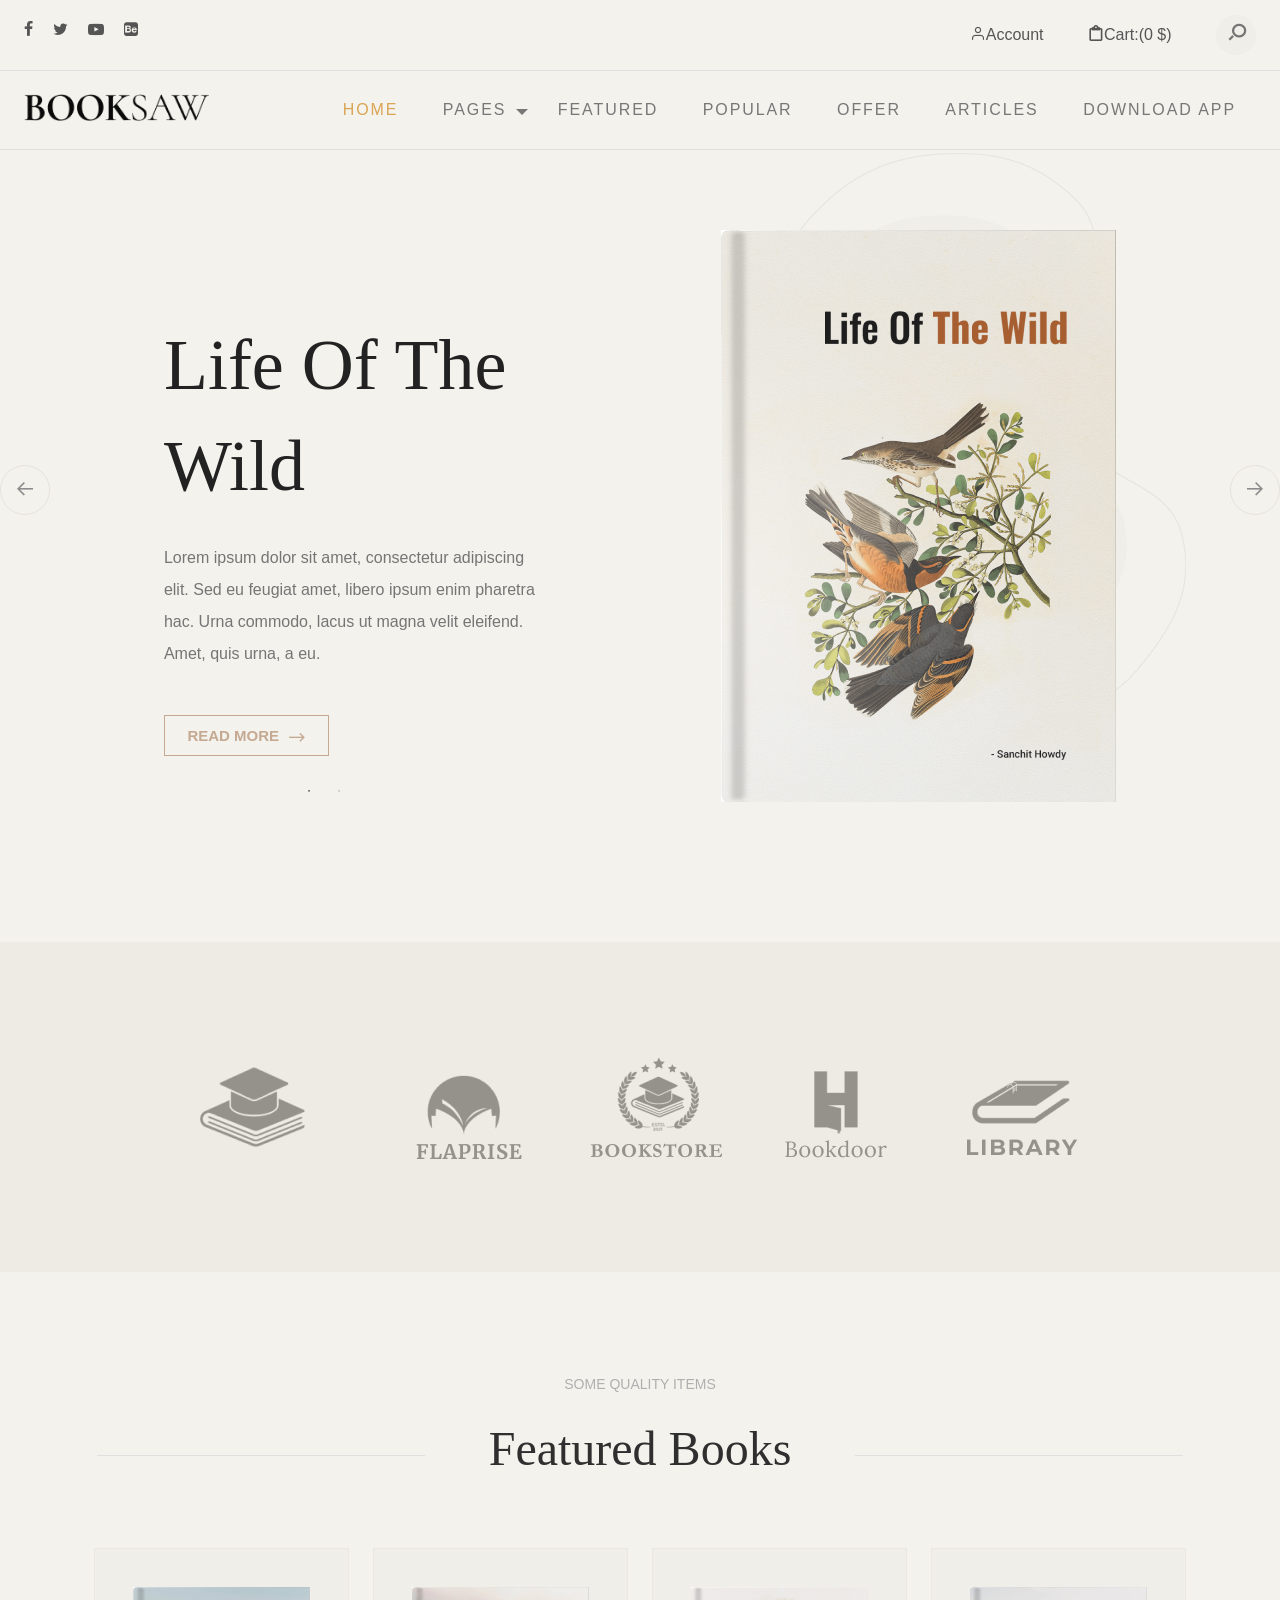
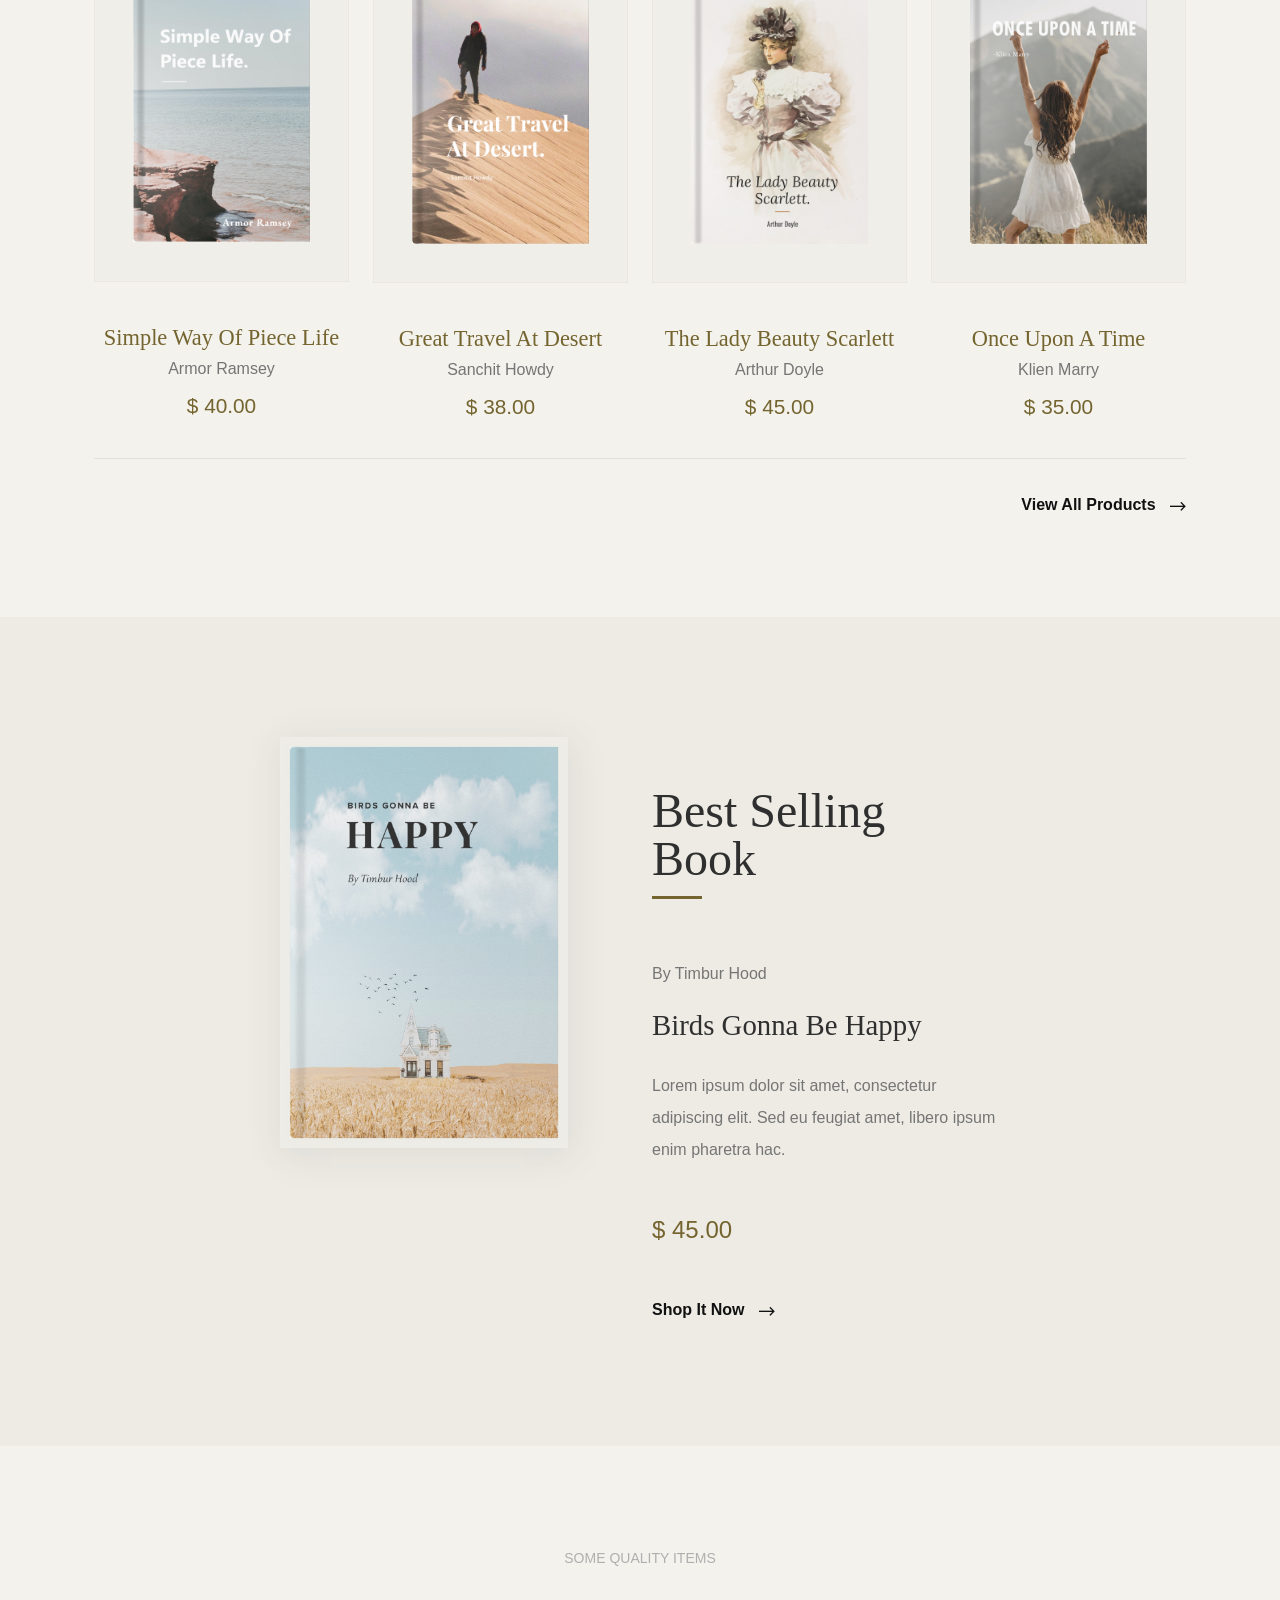
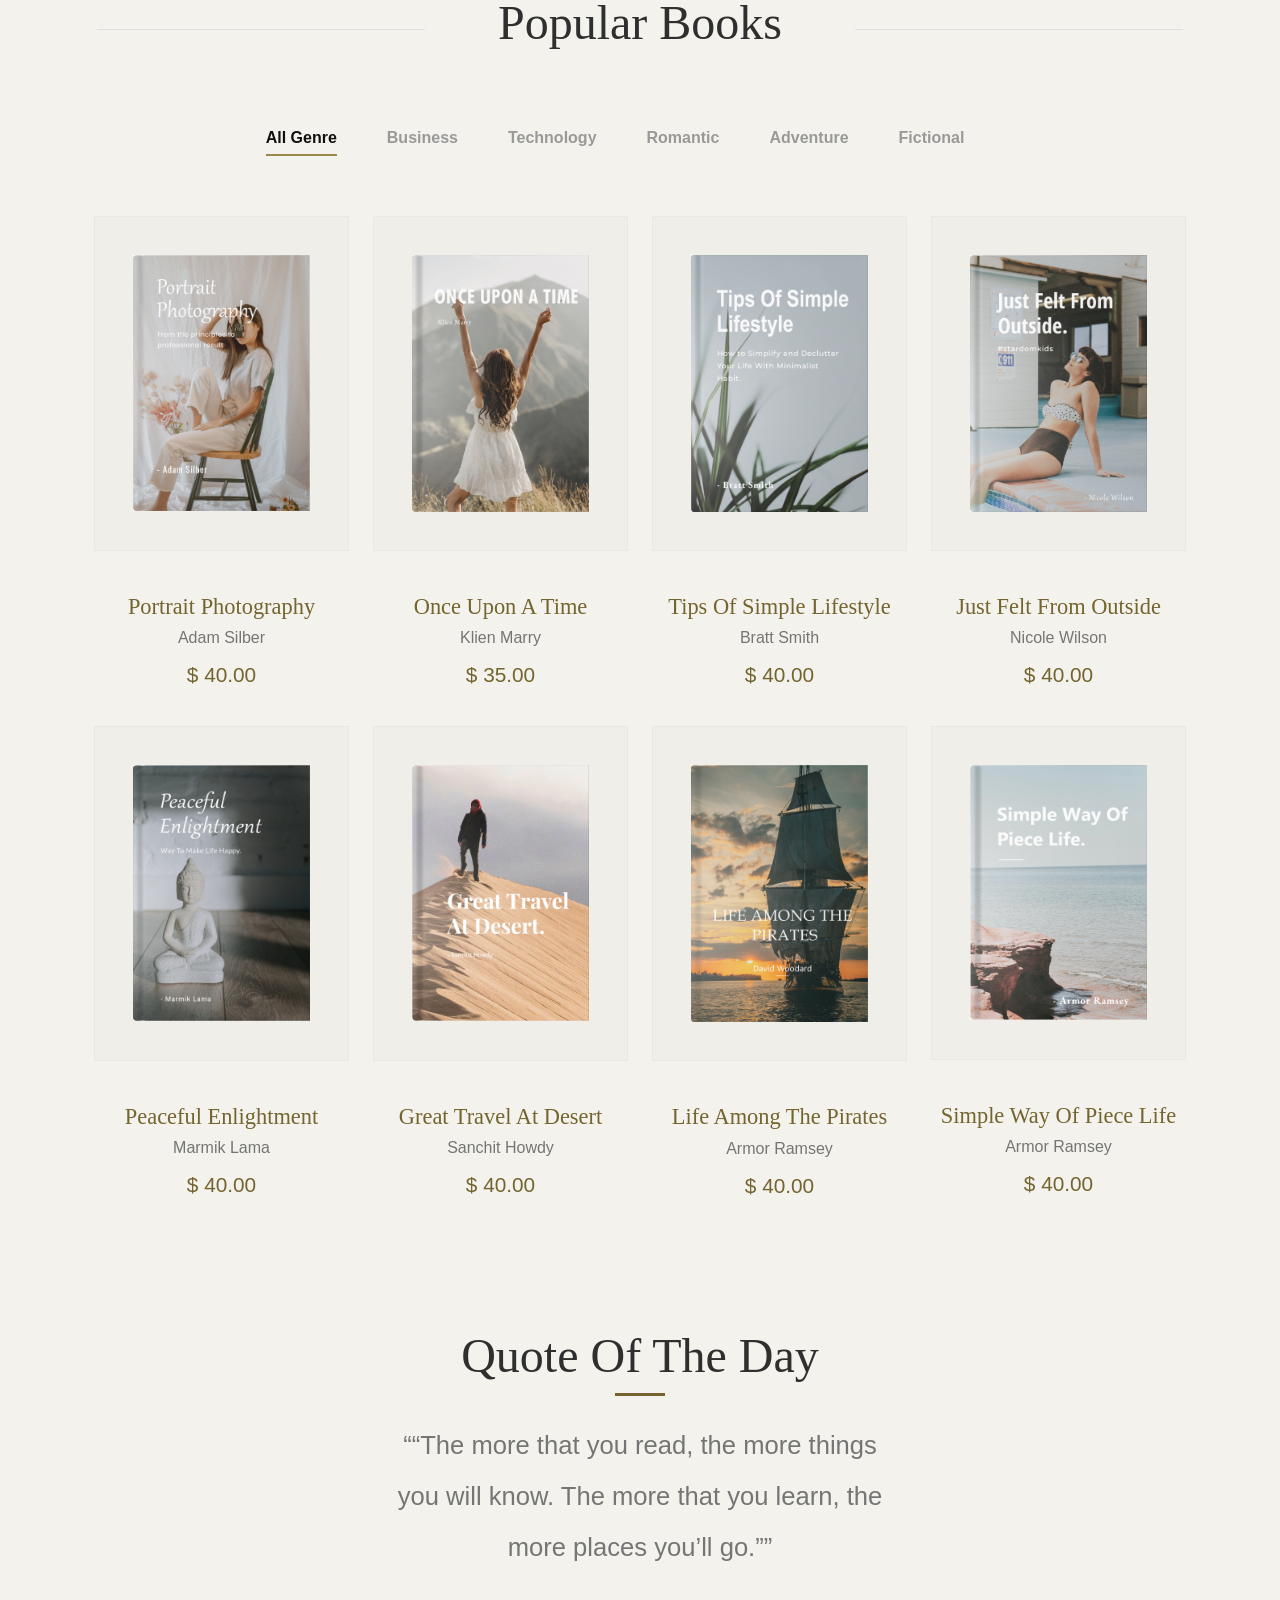
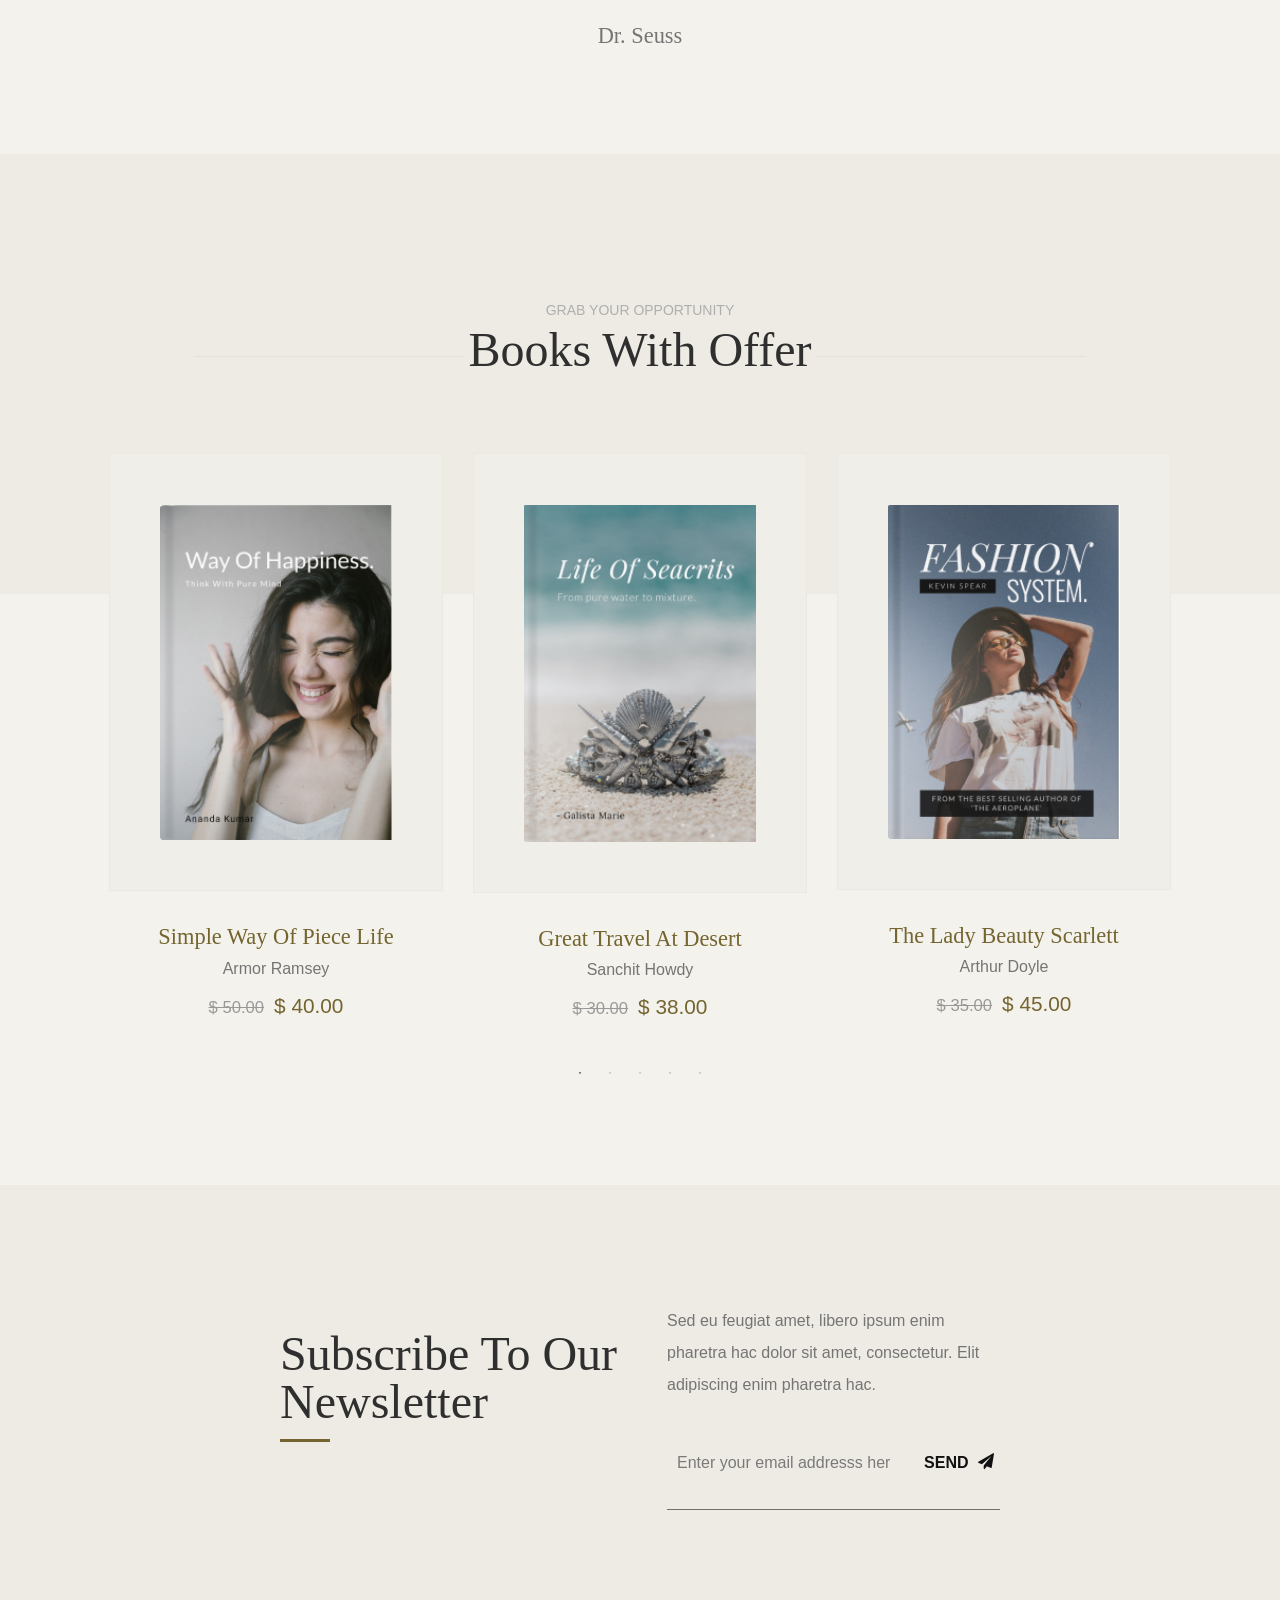
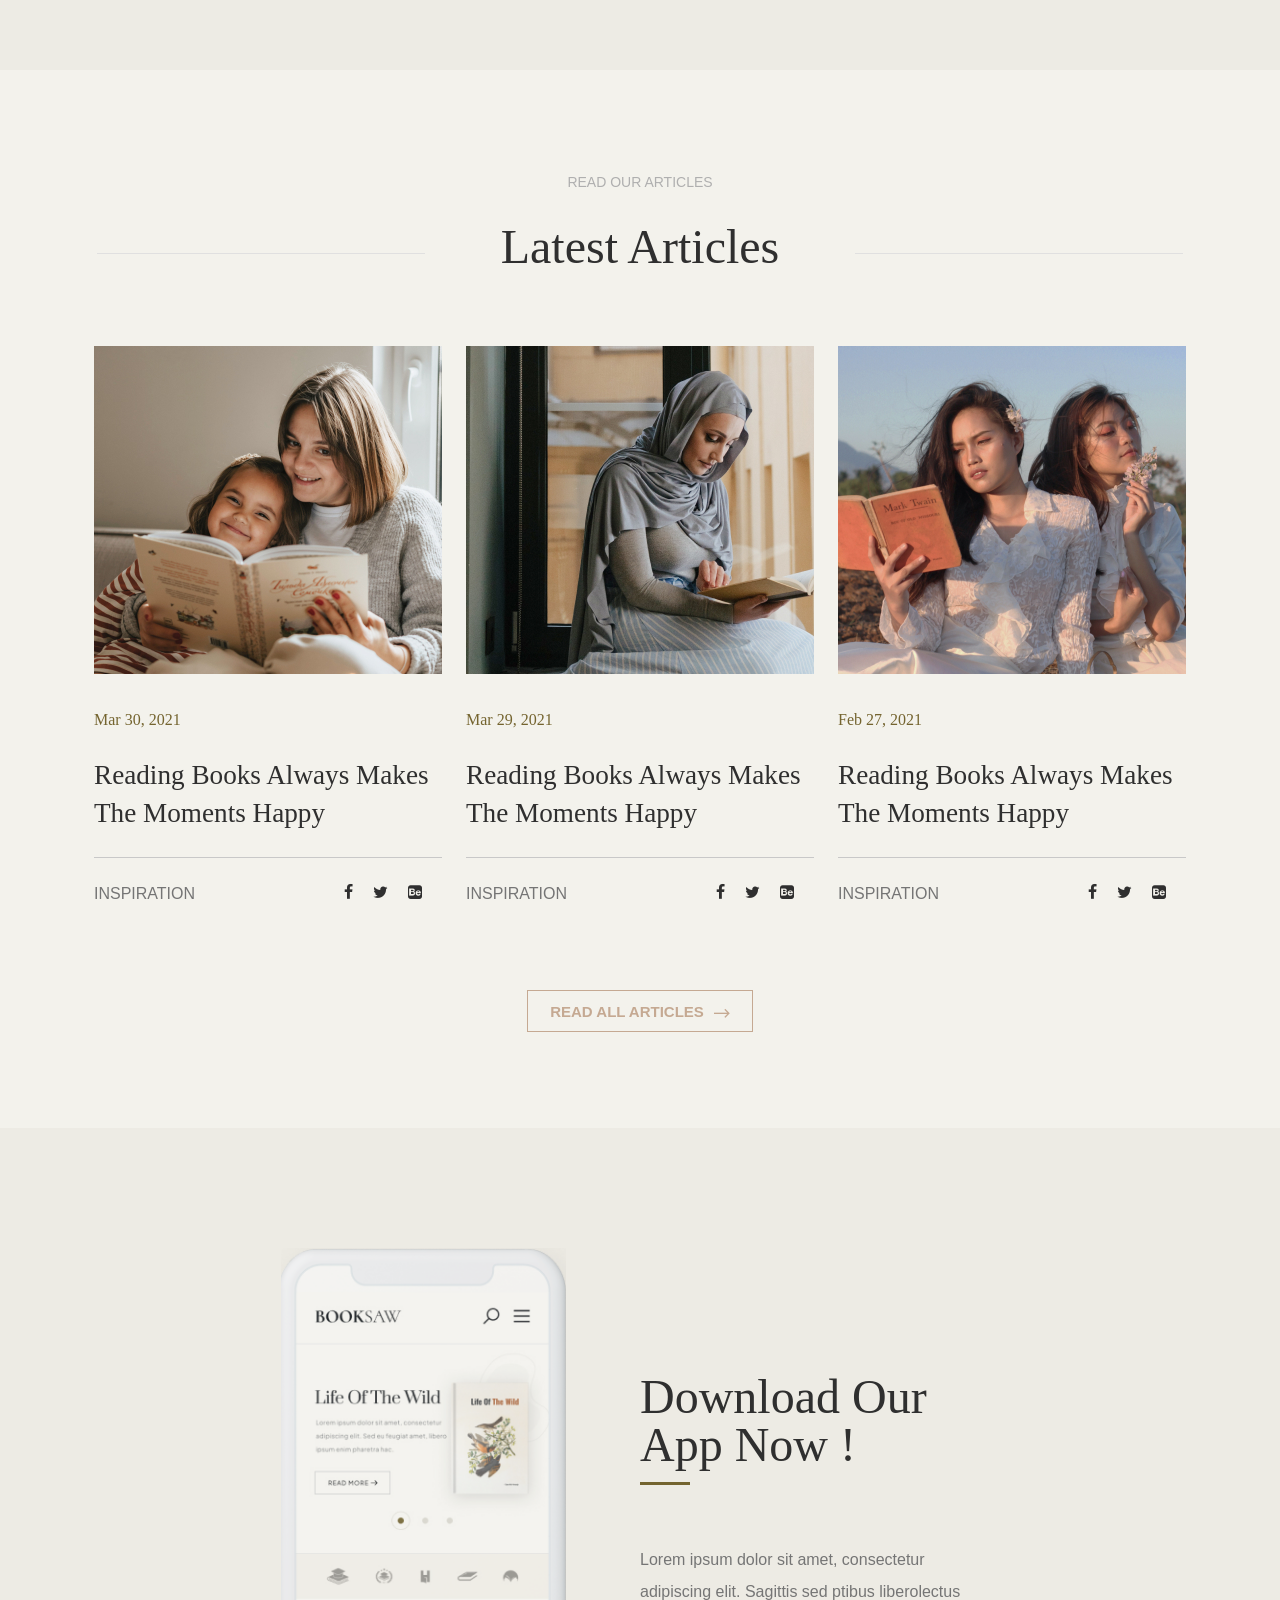
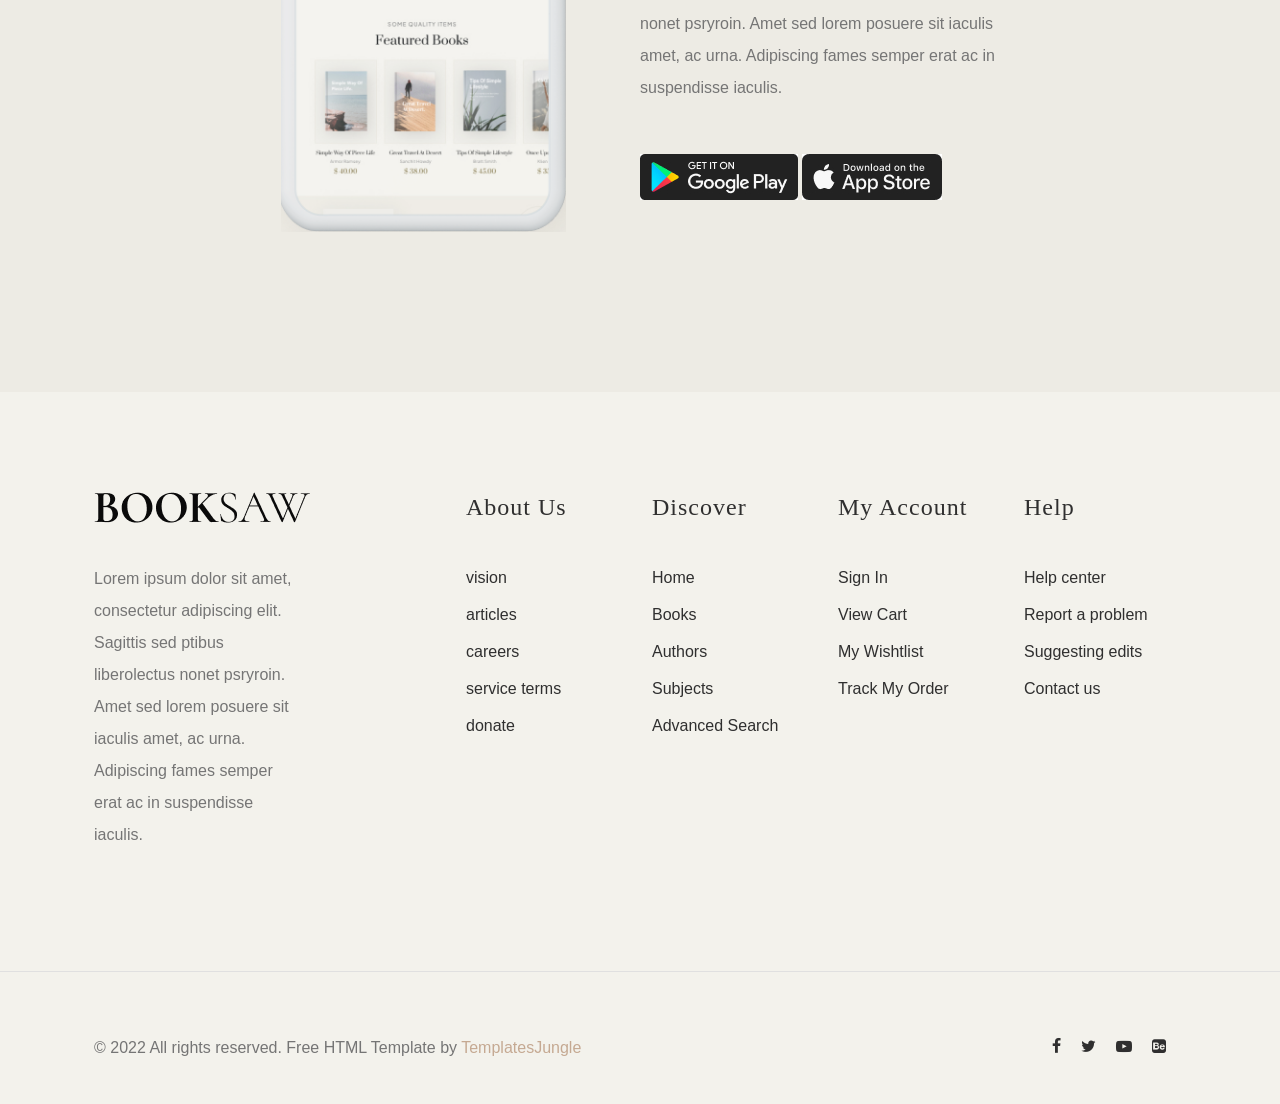
<file: booksaw-1.0.0/index.html>
<!DOCTYPE html>
<html lang="en">

<head>
	<title>BookSaw - Free Book Store HTML CSS Template</title>
	<meta charset="utf-8">
	<meta http-equiv="X-UA-Compatible" content="IE=edge">
	<meta name="viewport" content="width=device-width, initial-scale=1.0">
	<meta name="format-detection" content="telephone=no">
	<meta name="apple-mobile-web-app-capable" content="yes">
	<meta name="author" content="">
	<meta name="keywords" content="">
	<meta name="description" content="">

	<link href="https://cdn.jsdelivr.net/npm/bootstrap@5.3.1/dist/css/bootstrap.min.css" rel="stylesheet"
		integrity="sha384-4bw+/aepP/YC94hEpVNVgiZdgIC5+VKNBQNGCHeKRQN+PtmoHDEXuppvnDJzQIu9" crossorigin="anonymous">

	<link rel="stylesheet" type="text/css" href="css/normalize.css">
	<link rel="stylesheet" type="text/css" href="icomoon/icomoon.css">
	<link rel="stylesheet" type="text/css" href="css/vendor.css">
	<link rel="stylesheet" type="text/css" href="style.css">

</head>

<body data-bs-spy="scroll" data-bs-target="#header" tabindex="0">

	<div id="header-wrap">

		<div class="top-content">
			<div class="container-fluid">
				<div class="row">
					<div class="col-md-6">
						<div class="social-links">
							<ul>
								<li>
									<a href="#"><i class="icon icon-facebook"></i></a>
								</li>
								<li>
									<a href="#"><i class="icon icon-twitter"></i></a>
								</li>
								<li>
									<a href="#"><i class="icon icon-youtube-play"></i></a>
								</li>
								<li>
									<a href="#"><i class="icon icon-behance-square"></i></a>
								</li>
							</ul>
						</div><!--social-links-->
					</div>
					<div class="col-md-6">
						<div class="right-element">
							<a href="#" class="user-account for-buy"><i
									class="icon icon-user"></i><span>Account</span></a>
							<a href="#" class="cart for-buy"><i class="icon icon-clipboard"></i><span>Cart:(0
									$)</span></a>

							<div class="action-menu">

								<div class="search-bar">
									<a href="#" class="search-button search-toggle" data-selector="#header-wrap">
										<i class="icon icon-search"></i>
									</a>
									<form role="search" method="get" class="search-box">
										<input class="search-field text search-input" placeholder="Search"
											type="search">
									</form>
								</div>
							</div>

						</div><!--top-right-->
					</div>

				</div>
			</div>
		</div><!--top-content-->

		<header id="header">
			<div class="container-fluid">
				<div class="row">

					<div class="col-md-2">
						<div class="main-logo">
							<a href="index.html"><img src="images/main-logo.png" alt="logo"></a>
						</div>

					</div>

					<div class="col-md-10">

						<nav id="navbar">
							<div class="main-menu stellarnav">
								<ul class="menu-list">
									<li class="menu-item active"><a href="#home">Home</a></li>
									<li class="menu-item has-sub">
										<a href="#pages" class="nav-link">Pages</a>

										<ul>
											<li class="active"><a href="index.html">Home</a></li>
											<li><a href="index.html">About</a></li>
											<li><a href="index.html">Styles</a></li>
											<li><a href="index.html">Blog</a></li>
											<li><a href="index.html">Post Single</a></li>
											<li><a href="index.html">Our Store</a></li>
											<li><a href="index.html">Product Single</a></li>
											<li><a href="index.html">Contact</a></li>
											<li><a href="index.html">Thank You</a></li>
										</ul>

									</li>
									<li class="menu-item"><a href="#featured-books" class="nav-link">Featured</a></li>
									<li class="menu-item"><a href="#popular-books" class="nav-link">Popular</a></li>
									<li class="menu-item"><a href="#special-offer" class="nav-link">Offer</a></li>
									<li class="menu-item"><a href="#latest-blog" class="nav-link">Articles</a></li>
									<li class="menu-item"><a href="#download-app" class="nav-link">Download App</a></li>
								</ul>

								<div class="hamburger">
									<span class="bar"></span>
									<span class="bar"></span>
									<span class="bar"></span>
								</div>

							</div>
						</nav>

					</div>

				</div>
			</div>
		</header>

	</div><!--header-wrap-->

	<section id="billboard">

		<div class="container">
			<div class="row">
				<div class="col-md-12">

					<button class="prev slick-arrow">
						<i class="icon icon-arrow-left"></i>
					</button>

					<div class="main-slider pattern-overlay">
						<div class="slider-item">
							<div class="banner-content">
								<h2 class="banner-title">Life of the Wild</h2>
								<p>Lorem ipsum dolor sit amet, consectetur adipiscing elit. Sed eu feugiat amet, libero
									ipsum enim pharetra hac. Urna commodo, lacus ut magna velit eleifend. Amet, quis
									urna, a eu.</p>
								<div class="btn-wrap">
									<a href="#" class="btn btn-outline-accent btn-accent-arrow">Read More<i
											class="icon icon-ns-arrow-right"></i></a>
								</div>
							</div><!--banner-content-->
							<img src="images/main-banner1.jpg" alt="banner" class="banner-image">
						</div><!--slider-item-->

						<div class="slider-item">
							<div class="banner-content">
								<h2 class="banner-title">Birds gonna be Happy</h2>
								<p>Lorem ipsum dolor sit amet, consectetur adipiscing elit. Sed eu feugiat amet, libero
									ipsum enim pharetra hac. Urna commodo, lacus ut magna velit eleifend. Amet, quis
									urna, a eu.</p>
								<div class="btn-wrap">
									<a href="#" class="btn btn-outline-accent btn-accent-arrow">Read More<i
											class="icon icon-ns-arrow-right"></i></a>
								</div>
							</div><!--banner-content-->
							<img src="images/main-banner2.jpg" alt="banner" class="banner-image">
						</div><!--slider-item-->

					</div><!--slider-->

					<button class="next slick-arrow">
						<i class="icon icon-arrow-right"></i>
					</button>

				</div>
			</div>
		</div>

	</section>

	<section id="client-holder" data-aos="fade-up">
		<div class="container">
			<div class="row">
				<div class="inner-content">
					<div class="logo-wrap">
						<div class="grid">
							<a href="#"><img src="images/client-image1.png" alt="client"></a>
							<a href="#"><img src="images/client-image2.png" alt="client"></a>
							<a href="#"><img src="images/client-image3.png" alt="client"></a>
							<a href="#"><img src="images/client-image4.png" alt="client"></a>
							<a href="#"><img src="images/client-image5.png" alt="client"></a>
						</div>
					</div><!--image-holder-->
				</div>
			</div>
		</div>
	</section>

	<section id="featured-books" class="py-5 my-5">
		<div class="container">
			<div class="row">
				<div class="col-md-12">

					<div class="section-header align-center">
						<div class="title">
							<span>Some quality items</span>
						</div>
						<h2 class="section-title">Featured Books</h2>
					</div>

					<div class="product-list" data-aos="fade-up">
						<div class="row">

							<div class="col-md-3">
								<div class="product-item">
									<figure class="product-style">
										<img src="images/product-item1.jpg" alt="Books" class="product-item">
										<button type="button" class="add-to-cart" data-product-tile="add-to-cart">Add to
											Cart</button>
									</figure>
									<figcaption>
										<h3>Simple way of piece life</h3>
										<span>Armor Ramsey</span>
										<div class="item-price">$ 40.00</div>
									</figcaption>
								</div>
							</div>

							<div class="col-md-3">
								<div class="product-item">
									<figure class="product-style">
										<img src="images/product-item2.jpg" alt="Books" class="product-item">
										<button type="button" class="add-to-cart" data-product-tile="add-to-cart">Add to
											Cart</button>
									</figure>
									<figcaption>
										<h3>Great travel at desert</h3>
										<span>Sanchit Howdy</span>
										<div class="item-price">$ 38.00</div>
									</figcaption>
								</div>
							</div>

							<div class="col-md-3">
								<div class="product-item">
									<figure class="product-style">
										<img src="images/product-item3.jpg" alt="Books" class="product-item">
										<button type="button" class="add-to-cart" data-product-tile="add-to-cart">Add to
											Cart</button>
									</figure>
									<figcaption>
										<h3>The lady beauty Scarlett</h3>
										<span>Arthur Doyle</span>
										<div class="item-price">$ 45.00</div>
									</figcaption>
								</div>
							</div>

							<div class="col-md-3">
								<div class="product-item">
									<figure class="product-style">
										<img src="images/product-item4.jpg" alt="Books" class="product-item">
										<button type="button" class="add-to-cart" data-product-tile="add-to-cart">Add to
											Cart</button>
									</figure>
									<figcaption>
										<h3>Once upon a time</h3>
										<span>Klien Marry</span>
										<div class="item-price">$ 35.00</div>
									</figcaption>
								</div>
							</div>

						</div><!--ft-books-slider-->
					</div><!--grid-->


				</div><!--inner-content-->
			</div>

			<div class="row">
				<div class="col-md-12">

					<div class="btn-wrap align-right">
						<a href="#" class="btn-accent-arrow">View all products <i
								class="icon icon-ns-arrow-right"></i></a>
					</div>

				</div>
			</div>
		</div>
	</section>

	<section id="best-selling" class="leaf-pattern-overlay">
		<div class="corner-pattern-overlay"></div>
		<div class="container">
			<div class="row justify-content-center">

				<div class="col-md-8">

					<div class="row">

						<div class="col-md-6">
							<figure class="products-thumb">
								<img src="images/single-image.jpg" alt="book" class="single-image">
							</figure>
						</div>

						<div class="col-md-6">
							<div class="product-entry">
								<h2 class="section-title divider">Best Selling Book</h2>

								<div class="products-content">
									<div class="author-name">By Timbur Hood</div>
									<h3 class="item-title">Birds gonna be happy</h3>
									<p>Lorem ipsum dolor sit amet, consectetur adipiscing elit. Sed eu feugiat amet,
										libero ipsum enim pharetra hac.</p>
									<div class="item-price">$ 45.00</div>
									<div class="btn-wrap">
										<a href="#" class="btn-accent-arrow">shop it now <i
												class="icon icon-ns-arrow-right"></i></a>
									</div>
								</div>

							</div>
						</div>

					</div>
					<!-- / row -->

				</div>

			</div>
		</div>
	</section>

	<section id="popular-books" class="bookshelf py-5 my-5">
		<div class="container">
			<div class="row">
				<div class="col-md-12">

					<div class="section-header align-center">
						<div class="title">
							<span>Some quality items</span>
						</div>
						<h2 class="section-title">Popular Books</h2>
					</div>

					<ul class="tabs">
						<li data-tab-target="#all-genre" class="active tab">All Genre</li>
						<li data-tab-target="#business" class="tab">Business</li>
						<li data-tab-target="#technology" class="tab">Technology</li>
						<li data-tab-target="#romantic" class="tab">Romantic</li>
						<li data-tab-target="#adventure" class="tab">Adventure</li>
						<li data-tab-target="#fictional" class="tab">Fictional</li>
					</ul>

					<div class="tab-content">
						<div id="all-genre" data-tab-content class="active">
							<div class="row">

								<div class="col-md-3">
									<div class="product-item">
										<figure class="product-style">
											<img src="images/tab-item1.jpg" alt="Books" class="product-item">
											<button type="button" class="add-to-cart" data-product-tile="add-to-cart">Add to
												Cart</button>
										</figure>
										<figcaption>
											<h3>Portrait photography</h3>
											<span>Adam Silber</span>
											<div class="item-price">$ 40.00</div>
										</figcaption>
									</div>
								</div>

								<div class="col-md-3">
									<div class="product-item">
										<figure class="product-style">
											<img src="images/tab-item2.jpg" alt="Books" class="product-item">
											<button type="button" class="add-to-cart" data-product-tile="add-to-cart">Add to
												Cart</button>
										</figure>
										<figcaption>
											<h3>Once upon a time</h3>
											<span>Klien Marry</span>
											<div class="item-price">$ 35.00</div>
										</figcaption>
									</div>
								</div>

								<div class="col-md-3">
									<div class="product-item">
										<figure class="product-style">
											<img src="images/tab-item3.jpg" alt="Books" class="product-item">
											<button type="button" class="add-to-cart" data-product-tile="add-to-cart">Add to
												Cart</button>
										</figure>
										<figcaption>
											<h3>Tips of simple lifestyle</h3>
											<span>Bratt Smith</span>
											<div class="item-price">$ 40.00</div>
										</figcaption>
									</div>
								</div>

								<div class="col-md-3">
									<div class="product-item">
										<figure class="product-style">
											<img src="images/tab-item4.jpg" alt="Books" class="product-item">
											<button type="button" class="add-to-cart" data-product-tile="add-to-cart">Add to
												Cart</button>
										</figure>
										<figcaption>
											<h3>Just felt from outside</h3>
											<span>Nicole Wilson</span>
											<div class="item-price">$ 40.00</div>
										</figcaption>
									</div>
								</div>

							</div>
							<div class="row">

								<div class="col-md-3">
									<div class="product-item">
										<figure class="product-style">
											<img src="images/tab-item5.jpg" alt="Books" class="product-item">
											<button type="button" class="add-to-cart" data-product-tile="add-to-cart">Add to
												Cart</button>
										</figure>
										<figcaption>
											<h3>Peaceful Enlightment</h3>
											<span>Marmik Lama</span>
											<div class="item-price">$ 40.00</div>
										</figcaption>
									</div>
								</div>

								<div class="col-md-3">
									<div class="product-item">
										<figure class="product-style">
											<img src="images/tab-item6.jpg" alt="Books" class="product-item">
											<button type="button" class="add-to-cart" data-product-tile="add-to-cart">Add to
												Cart</button>
										</figure>
										<figcaption>
											<h3>Great travel at desert</h3>
											<span>Sanchit Howdy</span>
											<div class="item-price">$ 40.00</div>
										</figcaption>
									</div>
								</div>

								<div class="col-md-3">
									<div class="product-item">
										<figure class="product-style">
											<img src="images/tab-item7.jpg" alt="Books" class="product-item">
											<button type="button" class="add-to-cart" data-product-tile="add-to-cart">Add to
												Cart</button>
										</figure>
										<figcaption>
											<h3>Life among the pirates</h3>
											<span>Armor Ramsey</span>
											<div class="item-price">$ 40.00</div>
										</figcaption>
									</div>
								</div>

								<div class="col-md-3">
									<div class="product-item">
										<figure class="product-style">
											<img src="images/tab-item8.jpg" alt="Books" class="product-item">
											<button type="button" class="add-to-cart" data-product-tile="add-to-cart">Add to
												Cart</button>
										</figure>
										<figcaption>
											<h3>Simple way of piece life</h3>
											<span>Armor Ramsey</span>
											<div class="item-price">$ 40.00</div>
										</figcaption>
									</div>
								</div>

							</div>

						</div>
						<div id="business" data-tab-content>
							<div class="row">
								<div class="col-md-3">
									<div class="product-item">
										<figure class="product-style">
											<img src="images/tab-item2.jpg" alt="Books" class="product-item">
											<button type="button" class="add-to-cart" data-product-tile="add-to-cart">Add to
												Cart</button>
										</figure>
										<figcaption>
											<h3>Peaceful Enlightment</h3>
											<span>Marmik Lama</span>
											<div class="item-price">$ 40.00</div>
										</figcaption>
									</div>
								</div>

								<div class="col-md-3">
									<div class="product-item">
										<figure class="product-style">
											<img src="images/tab-item4.jpg" alt="Books" class="product-item">
											<button type="button" class="add-to-cart" data-product-tile="add-to-cart">Add to
												Cart</button>
										</figure>
										<figcaption>
											<h3>Great travel at desert</h3>
											<span>Sanchit Howdy</span>
											<div class="item-price">$ 40.00</div>
										</figcaption>
									</div>
								</div>

								<div class="col-md-3">
									<div class="product-item">
										<figure class="product-style">
											<img src="images/tab-item6.jpg" alt="Books" class="product-item">
											<button type="button" class="add-to-cart" data-product-tile="add-to-cart">Add to
												Cart</button>
										</figure>
										<figcaption>
											<h3>Life among the pirates</h3>
											<span>Armor Ramsey</span>
											<div class="item-price">$ 40.00</div>
										</figcaption>
									</div>
								</div>

								<div class="col-md-3">
									<div class="product-item">
										<figure class="product-style">
											<img src="images/tab-item8.jpg" alt="Books" class="product-item">
											<button type="button" class="add-to-cart" data-product-tile="add-to-cart">Add to
												Cart</button>
										</figure>
										<figcaption>
											<h3>Simple way of piece life</h3>
											<span>Armor Ramsey</span>
											<div class="item-price">$ 40.00</div>
										</figcaption>
									</div>
								</div>

							</div>
						</div>

						<div id="technology" data-tab-content>
							<div class="row">
								<div class="col-md-3">
									<div class="product-item">
										<figure class="product-style">
											<img src="images/tab-item1.jpg" alt="Books" class="product-item">
											<button type="button" class="add-to-cart" data-product-tile="add-to-cart">Add to
												Cart</button>
										</figure>
										<figcaption>
											<h3>Peaceful Enlightment</h3>
											<span>Marmik Lama</span>
											<div class="item-price">$ 40.00</div>
										</figcaption>
									</div>
								</div>

								<div class="col-md-3">
									<div class="product-item">
										<figure class="product-style">
											<img src="images/tab-item3.jpg" alt="Books" class="product-item">
											<button type="button" class="add-to-cart" data-product-tile="add-to-cart">Add to
												Cart</button>
										</figure>
										<figcaption>
											<h3>Great travel at desert</h3>
											<span>Sanchit Howdy</span>
											<div class="item-price">$ 40.00</div>
										</figcaption>
									</div>
								</div>

								<div class="col-md-3">
									<div class="product-item">
										<figure class="product-style">
											<img src="images/tab-item5.jpg" alt="Books" class="product-item">
											<button type="button" class="add-to-cart" data-product-tile="add-to-cart">Add to
												Cart</button>
										</figure>
										<figcaption>
											<h3>Life among the pirates</h3>
											<span>Armor Ramsey</span>
											<div class="item-price">$ 40.00</div>
										</figcaption>
									</div>
								</div>

								<div class="col-md-3">
									<div class="product-item">
										<figure class="product-style">
											<img src="images/tab-item7.jpg" alt="Books" class="product-item">
											<button type="button" class="add-to-cart" data-product-tile="add-to-cart">Add to
												Cart</button>
										</figure>
										<figcaption>
											<h3>Simple way of piece life</h3>
											<span>Armor Ramsey</span>
											<div class="item-price">$ 40.00</div>
										</figcaption>
									</div>
								</div>
							</div>
						</div>

						<div id="romantic" data-tab-content>
							<div class="row">
								<div class="col-md-3">
									<div class="product-item">
										<figure class="product-style">
											<img src="images/tab-item1.jpg" alt="Books" class="product-item">
											<button type="button" class="add-to-cart" data-product-tile="add-to-cart">Add to
												Cart</button>
										</figure>
										<figcaption>
											<h3>Peaceful Enlightment</h3>
											<span>Marmik Lama</span>
											<div class="item-price">$ 40.00</div>
										</figcaption>
									</div>
								</div>

								<div class="col-md-3">
									<div class="product-item">
										<figure class="product-style">
											<img src="images/tab-item3.jpg" alt="Books" class="product-item">
											<button type="button" class="add-to-cart" data-product-tile="add-to-cart">Add to
												Cart</button>
										</figure>
										<figcaption>
											<h3>Great travel at desert</h3>
											<span>Sanchit Howdy</span>
											<div class="item-price">$ 40.00</div>
										</figcaption>
									</div>
								</div>

								<div class="col-md-3">
									<div class="product-item">
										<figure class="product-style">
											<img src="images/tab-item5.jpg" alt="Books" class="product-item">
											<button type="button" class="add-to-cart" data-product-tile="add-to-cart">Add to
												Cart</button>
										</figure>
										<figcaption>
											<h3>Life among the pirates</h3>
											<span>Armor Ramsey</span>
											<div class="item-price">$ 40.00</div>
										</figcaption>
									</div>
								</div>

								<div class="col-md-3">
									<div class="product-item">
										<figure class="product-style">
											<img src="images/tab-item7.jpg" alt="Books" class="product-item">
											<button type="button" class="add-to-cart" data-product-tile="add-to-cart">Add to
												Cart</button>
										</figure>
										<figcaption>
											<h3>Simple way of piece life</h3>
											<span>Armor Ramsey</span>
											<div class="item-price">$ 40.00</div>
										</figcaption>
									</div>
								</div>
							</div>
						</div>

						<div id="adventure" data-tab-content>
							<div class="row">
								<div class="col-md-3">
									<div class="product-item">
										<figure class="product-style">
											<img src="images/tab-item5.jpg" alt="Books" class="product-item">
											<button type="button" class="add-to-cart" data-product-tile="add-to-cart">Add to
												Cart</button>
										</figure>
										<figcaption>
											<h3>Life among the pirates</h3>
											<span>Armor Ramsey</span>
											<div class="item-price">$ 40.00</div>
										</figcaption>
									</div>
								</div>

								<div class="col-md-3">
									<div class="product-item">
										<figure class="product-style">
											<img src="images/tab-item7.jpg" alt="Books" class="product-item">
											<button type="button" class="add-to-cart" data-product-tile="add-to-cart">Add to
												Cart</button>
										</figure>
										<figcaption>
											<h3>Simple way of piece life</h3>
											<span>Armor Ramsey</span>
											<div class="item-price">$ 40.00</div>
										</figcaption>
									</div>
								</div>
							</div>
						</div>

						<div id="fictional" data-tab-content>
							<div class="row">
								<div class="col-md-3">
									<div class="product-item">
										<figure class="product-style">
											<img src="images/tab-item5.jpg" alt="Books" class="product-item">
											<button type="button" class="add-to-cart" data-product-tile="add-to-cart">Add to
												Cart</button>
										</figure>
										<figcaption>
											<h3>Life among the pirates</h3>
											<span>Armor Ramsey</span>
											<div class="item-price">$ 40.00</div>
										</figcaption>
									</div>
								</div>

								<div class="col-md-3">
									<div class="product-item">
										<figure class="product-style">
											<img src="images/tab-item7.jpg" alt="Books" class="product-item">
											<button type="button" class="add-to-cart" data-product-tile="add-to-cart">Add to
												Cart</button>
										</figure>
										<figcaption>
											<h3>Simple way of piece life</h3>
											<span>Armor Ramsey</span>
											<div class="item-price">$ 40.00</div>
										</figcaption>
									</div>
								</div>
							</div>
						</div>

					</div>

				</div><!--inner-tabs-->

			</div>
		</div>
	</section>

	<section id="quotation" class="align-center pb-5 mb-5">
		<div class="inner-content">
			<h2 class="section-title divider">Quote of the day</h2>
			<blockquote data-aos="fade-up">
				<q>“The more that you read, the more things you will know. The more that you learn, the more places
					you’ll go.”</q>
				<div class="author-name">Dr. Seuss</div>
			</blockquote>
		</div>
	</section>

	<section id="special-offer" class="bookshelf pb-5 mb-5">

		<div class="section-header align-center">
			<div class="title">
				<span>Grab your opportunity</span>
			</div>
			<h2 class="section-title">Books with offer</h2>
		</div>

		<div class="container">
			<div class="row">
				<div class="inner-content">
					<div class="product-list" data-aos="fade-up">
						<div class="grid product-grid">
							<div class="product-item">
								<figure class="product-style">
									<img src="images/product-item5.jpg" alt="Books" class="product-item">
									<button type="button" class="add-to-cart" data-product-tile="add-to-cart">Add to
										Cart</button>
								</figure>
								<figcaption>
									<h3>Simple way of piece life</h3>
									<span>Armor Ramsey</span>
									<div class="item-price">
										<span class="prev-price">$ 50.00</span>$ 40.00
									</div>
								</div>
							</figcaption>

							<div class="product-item">
								<figure class="product-style">
									<img src="images/product-item6.jpg" alt="Books" class="product-item">
									<button type="button" class="add-to-cart" data-product-tile="add-to-cart">Add to
										Cart</button>
								</figure>
								<figcaption>
									<h3>Great travel at desert</h3>
									<span>Sanchit Howdy</span>
									<div class="item-price">
										<span class="prev-price">$ 30.00</span>$ 38.00
									</div>
								</div>
							</figcaption>

							<div class="product-item">
								<figure class="product-style">
									<img src="images/product-item7.jpg" alt="Books" class="product-item">
									<button type="button" class="add-to-cart" data-product-tile="add-to-cart">Add to
										Cart</button>
								</figure>
								<figcaption>
									<h3>The lady beauty Scarlett</h3>
									<span>Arthur Doyle</span>
									<div class="item-price">
										<span class="prev-price">$ 35.00</span>$ 45.00
									</div>
								</div>
							</figcaption>

							<div class="product-item">
								<figure class="product-style">
									<img src="images/product-item8.jpg" alt="Books" class="product-item">
									<button type="button" class="add-to-cart" data-product-tile="add-to-cart">Add to
										Cart</button>
								</figure>
								<figcaption>
									<h3>Once upon a time</h3>
									<span>Klien Marry</span>
									<div class="item-price">
										<span class="prev-price">$ 25.00</span>$ 35.00
									</div>
								</div>
							</figcaption>

							<div class="product-item">
								<figure class="product-style">
									<img src="images/product-item2.jpg" alt="Books" class="product-item">
									<button type="button" class="add-to-cart" data-product-tile="add-to-cart">Add to
										Cart</button>
								</figure>
								<figcaption>
									<h3>Simple way of piece life</h3>
									<span>Armor Ramsey</span>
									<div class="item-price">$ 40.00</div>
								</figcaption>
							</div>
						</div><!--grid-->
					</div>
				</div><!--inner-content-->
			</div>
		</div>
	</section>

	<section id="subscribe">
		<div class="container">
			<div class="row justify-content-center">

				<div class="col-md-8">
					<div class="row">

						<div class="col-md-6">

							<div class="title-element">
								<h2 class="section-title divider">Subscribe to our newsletter</h2>
							</div>

						</div>
						<div class="col-md-6">

							<div class="subscribe-content" data-aos="fade-up">
								<p>Sed eu feugiat amet, libero ipsum enim pharetra hac dolor sit amet, consectetur. Elit
									adipiscing enim pharetra hac.</p>
								<form id="form">
									<input type="text" name="email" placeholder="Enter your email addresss here">
									<button class="btn-subscribe">
										<span>send</span>
										<i class="icon icon-send"></i>
									</button>
								</form>
							</div>

						</div>

					</div>
				</div>

			</div>
		</div>
	</section>

	<section id="latest-blog" class="py-5 my-5">
		<div class="container">
			<div class="row">
				<div class="col-md-12">

					<div class="section-header align-center">
						<div class="title">
							<span>Read our articles</span>
						</div>
						<h2 class="section-title">Latest Articles</h2>
					</div>

					<div class="row">

						<div class="col-md-4">

							<article class="column" data-aos="fade-up">

								<figure>
									<a href="#" class="image-hvr-effect">
										<img src="images/post-img1.jpg" alt="post" class="post-image">
									</a>
								</figure>

								<div class="post-item">
									<div class="meta-date">Mar 30, 2021</div>
									<h3><a href="#">Reading books always makes the moments happy</a></h3>

									<div class="links-element">
										<div class="categories">inspiration</div>
										<div class="social-links">
											<ul>
												<li>
													<a href="#"><i class="icon icon-facebook"></i></a>
												</li>
												<li>
													<a href="#"><i class="icon icon-twitter"></i></a>
												</li>
												<li>
													<a href="#"><i class="icon icon-behance-square"></i></a>
												</li>
											</ul>
										</div>
									</div><!--links-element-->

								</div>
							</article>

						</div>
						<div class="col-md-4">

							<article class="column" data-aos="fade-up" data-aos-delay="200">
								<figure>
									<a href="#" class="image-hvr-effect">
										<img src="images/post-img2.jpg" alt="post" class="post-image">
									</a>
								</figure>
								<div class="post-item">
									<div class="meta-date">Mar 29, 2021</div>
									<h3><a href="#">Reading books always makes the moments happy</a></h3>

									<div class="links-element">
										<div class="categories">inspiration</div>
										<div class="social-links">
											<ul>
												<li>
													<a href="#"><i class="icon icon-facebook"></i></a>
												</li>
												<li>
													<a href="#"><i class="icon icon-twitter"></i></a>
												</li>
												<li>
													<a href="#"><i class="icon icon-behance-square"></i></a>
												</li>
											</ul>
										</div>
									</div><!--links-element-->

								</div>
							</article>

						</div>
						<div class="col-md-4">

							<article class="column" data-aos="fade-up" data-aos-delay="400">
								<figure>
									<a href="#" class="image-hvr-effect">
										<img src="images/post-img3.jpg" alt="post" class="post-image">
									</a>
								</figure>
								<div class="post-item">
									<div class="meta-date">Feb 27, 2021</div>
									<h3><a href="#">Reading books always makes the moments happy</a></h3>

									<div class="links-element">
										<div class="categories">inspiration</div>
										<div class="social-links">
											<ul>
												<li>
													<a href="#"><i class="icon icon-facebook"></i></a>
												</li>
												<li>
													<a href="#"><i class="icon icon-twitter"></i></a>
												</li>
												<li>
													<a href="#"><i class="icon icon-behance-square"></i></a>
												</li>
											</ul>
										</div>
									</div><!--links-element-->

								</div>
							</article>

						</div>

					</div>

					<div class="row">

						<div class="btn-wrap align-center">
							<a href="#" class="btn btn-outline-accent btn-accent-arrow" tabindex="0">Read All Articles<i
									class="icon icon-ns-arrow-right"></i></a>
						</div>
					</div>

				</div>
			</div>
		</div>
	</section>

	<section id="download-app" class="leaf-pattern-overlay">
		<div class="corner-pattern-overlay"></div>
		<div class="container">
			<div class="row justify-content-center">
				<div class="col-md-8">
					<div class="row">

						<div class="col-md-5">
							<figure>
								<img src="images/device.png" alt="phone" class="single-image">
							</figure>
						</div>

						<div class="col-md-7">
							<div class="app-info">
								<h2 class="section-title divider">Download our app now !</h2>
								<p>Lorem ipsum dolor sit amet, consectetur adipiscing elit. Sagittis sed ptibus
									liberolectus nonet psryroin. Amet sed lorem posuere sit iaculis amet, ac urna.
									Adipiscing fames semper erat ac in suspendisse iaculis.</p>
								<div class="google-app">
									<img src="images/google-play.jpg" alt="google play">
									<img src="images/app-store.jpg" alt="app store">
								</div>
							</div>
						</div>

					</div>
				</div>
			</div>
		</div>
	</section>

	<footer id="footer">
		<div class="container">
			<div class="row">

				<div class="col-md-4">

					<div class="footer-item">
						<div class="company-brand">
							<img src="images/main-logo.png" alt="logo" class="footer-logo">
							<p>Lorem ipsum dolor sit amet, consectetur adipiscing elit. Sagittis sed ptibus liberolectus
								nonet psryroin. Amet sed lorem posuere sit iaculis amet, ac urna. Adipiscing fames
								semper erat ac in suspendisse iaculis.</p>
						</div>
					</div>

				</div>

				<div class="col-md-2">

					<div class="footer-menu">
						<h5>About Us</h5>
						<ul class="menu-list">
							<li class="menu-item">
								<a href="#">vision</a>
							</li>
							<li class="menu-item">
								<a href="#">articles </a>
							</li>
							<li class="menu-item">
								<a href="#">careers</a>
							</li>
							<li class="menu-item">
								<a href="#">service terms</a>
							</li>
							<li class="menu-item">
								<a href="#">donate</a>
							</li>
						</ul>
					</div>

				</div>
				<div class="col-md-2">

					<div class="footer-menu">
						<h5>Discover</h5>
						<ul class="menu-list">
							<li class="menu-item">
								<a href="#">Home</a>
							</li>
							<li class="menu-item">
								<a href="#">Books</a>
							</li>
							<li class="menu-item">
								<a href="#">Authors</a>
							</li>
							<li class="menu-item">
								<a href="#">Subjects</a>
							</li>
							<li class="menu-item">
								<a href="#">Advanced Search</a>
							</li>
						</ul>
					</div>

				</div>
				<div class="col-md-2">

					<div class="footer-menu">
						<h5>My account</h5>
						<ul class="menu-list">
							<li class="menu-item">
								<a href="#">Sign In</a>
							</li>
							<li class="menu-item">
								<a href="#">View Cart</a>
							</li>
							<li class="menu-item">
								<a href="#">My Wishtlist</a>
							</li>
							<li class="menu-item">
								<a href="#">Track My Order</a>
							</li>
						</ul>
					</div>

				</div>
				<div class="col-md-2">

					<div class="footer-menu">
						<h5>Help</h5>
						<ul class="menu-list">
							<li class="menu-item">
								<a href="#">Help center</a>
							</li>
							<li class="menu-item">
								<a href="#">Report a problem</a>
							</li>
							<li class="menu-item">
								<a href="#">Suggesting edits</a>
							</li>
							<li class="menu-item">
								<a href="#">Contact us</a>
							</li>
						</ul>
					</div>

				</div>

			</div>
			<!-- / row -->

		</div>
	</footer>

	<div id="footer-bottom">
		<div class="container">
			<div class="row">
				<div class="col-md-12">

					<div class="copyright">
						<div class="row">

							<div class="col-md-6">
								<p>© 2022 All rights reserved. Free HTML Template by <a
										href="https://www.templatesjungle.com/" target="_blank">TemplatesJungle</a></p>
							</div>

							<div class="col-md-6">
								<div class="social-links align-right">
									<ul>
										<li>
											<a href="#"><i class="icon icon-facebook"></i></a>
										</li>
										<li>
											<a href="#"><i class="icon icon-twitter"></i></a>
										</li>
										<li>
											<a href="#"><i class="icon icon-youtube-play"></i></a>
										</li>
										<li>
											<a href="#"><i class="icon icon-behance-square"></i></a>
										</li>
									</ul>
								</div>
							</div>

						</div>
					</div><!--grid-->

				</div><!--footer-bottom-content-->
			</div>
		</div>
	</div>

	<script src="js/jquery-1.11.0.min.js"></script>
	<script src="https://cdn.jsdelivr.net/npm/bootstrap@5.3.1/dist/js/bootstrap.bundle.min.js"
		integrity="sha384-HwwvtgBNo3bZJJLYd8oVXjrBZt8cqVSpeBNS5n7C8IVInixGAoxmnlMuBnhbgrkm"
		crossorigin="anonymous"></script>
	<script src="js/plugins.js"></script>
	<script src="js/script.js"></script>

</body>

</html>
</file>
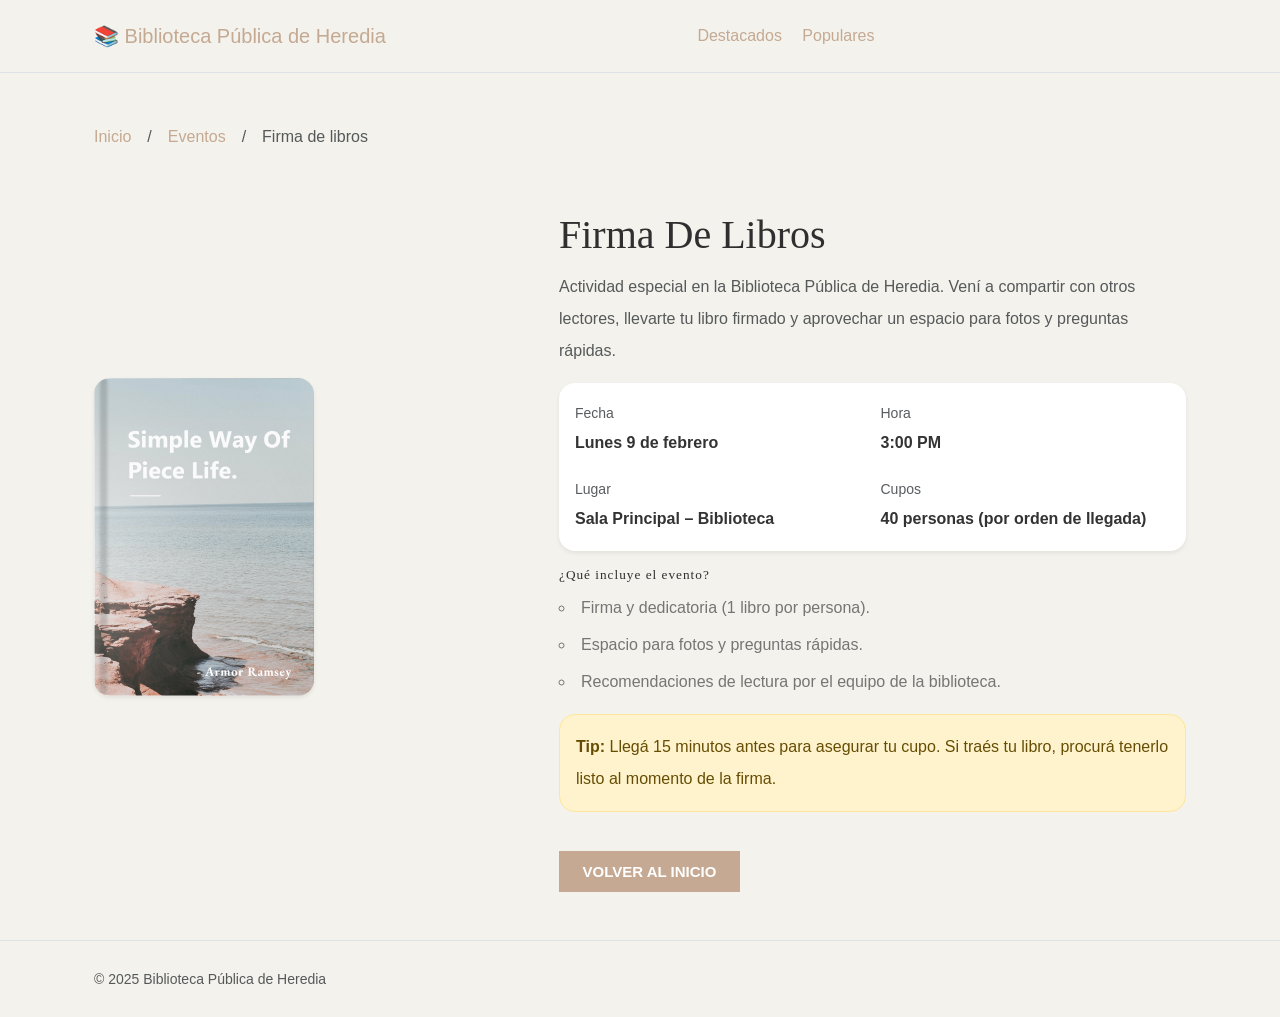
<file: proyectoCS/libros/Anuncio.html>
<!DOCTYPE html>
<html lang="es">
<head>
  <meta charset="utf-8" />
  <meta name="viewport" content="width=device-width, initial-scale=1" />
  <title>Don Quijote de la Mancha – Detalle</title>

  <link href="https://cdn.jsdelivr.net/npm/bootstrap@5.3.1/dist/css/bootstrap.min.css" rel="stylesheet">
  <link rel="stylesheet" href="../css/normalize.css">
  <link rel="stylesheet" href="../icomoon/icomoon.css">
  <link rel="stylesheet" href="../css/vendor.css">
  <link rel="stylesheet" href="../style.css">
</head>
<body>
  <header class="py-3 border-bottom">
    <div class="container d-flex justify-content-between align-items-center">
      <a href="../index.html" class="text-decoration-none fs-5">📚 Biblioteca Pública de Heredia</a>
      <nav class="d-none d-md-block">
        <a href="../index.html#featured-books" class="me-3">Destacados</a>
        <a href="../index.html#popular-books">Populares</a>
      </nav>
    </div>
  </header>

  <main class="container my-5">

  <nav aria-label="breadcrumb" class="mb-4">
    <ol class="breadcrumb">
      <li class="breadcrumb-item"><a href="../index.html">Inicio</a></li>
      <li class="breadcrumb-item"><a href="../index.html#featured-books">Eventos</a></li>
      <li class="breadcrumb-item active" aria-current="page">Firma de libros</li>
    </ol>
  </nav>

  

    <div class="row g-4 align-items-center">
      <div class="col-md-5">
        <img src="../images/tab-item8.jpg"
             alt="Firma de libros"
             class="img-fluid rounded-4 shadow-sm">
      </div>

      <div class="col-md-7">
        <h1 class="mb-2">Firma de libros</h1>
        <p class="text-muted mb-3">
          Actividad especial en la Biblioteca Pública de Heredia. Vení a compartir con otros lectores,
          llevarte tu libro firmado y aprovechar un espacio para fotos y preguntas rápidas.
        </p>

        <!-- Tarjeta de info tipo “oferta” -->
        <div class="card border-0 shadow-sm rounded-4 mb-3">
          <div class="card-body">
            <div class="row g-3">
              <div class="col-sm-6">
                <div class="small text-muted">Fecha</div>
                <div class="fw-semibold">Lunes 9 de febrero</div>
              </div>
              <div class="col-sm-6">
                <div class="small text-muted">Hora</div>
                <div class="fw-semibold">3:00 PM</div>
              </div>
              <div class="col-sm-6">
                <div class="small text-muted">Lugar</div>
                <div class="fw-semibold">Sala Principal – Biblioteca</div>
              </div>
              <div class="col-sm-6">
                <div class="small text-muted">Cupos</div>
                <div class="fw-semibold">40 personas (por orden de llegada)</div>
              </div>
            </div>
          </div>
        </div>

        <!-- Qué incluye -->
        <h5 class="mb-2">¿Qué incluye el evento?</h5>
        <ul class="mb-3">
          <li>Firma y dedicatoria (1 libro por persona).</li>
          <li>Espacio para fotos y preguntas rápidas.</li>
          <li>Recomendaciones de lectura por el equipo de la biblioteca.</li>
        </ul>

        <div class="alert alert-warning rounded-4 mb-4" role="alert">
          <strong>Tip:</strong> Llegá 15 minutos antes para asegurar tu cupo.
          Si traés tu libro, procurá tenerlo listo al momento de la firma.
        </div>

        <div class="d-flex gap-2">
          <a class="btn btn-dark" href="../index.html">Volver al inicio</a>
        </div>
      </div>
    </div>
  </div>

</main>


  <footer class="border-top py-4">
    <div class="container small text-muted">© 2025 Biblioteca Pública de Heredia</div>
  </footer>

  <script src="https://cdn.jsdelivr.net/npm/bootstrap@5.3.1/dist/js/bootstrap.bundle.min.js"></script>
</body>
</html>
</file>
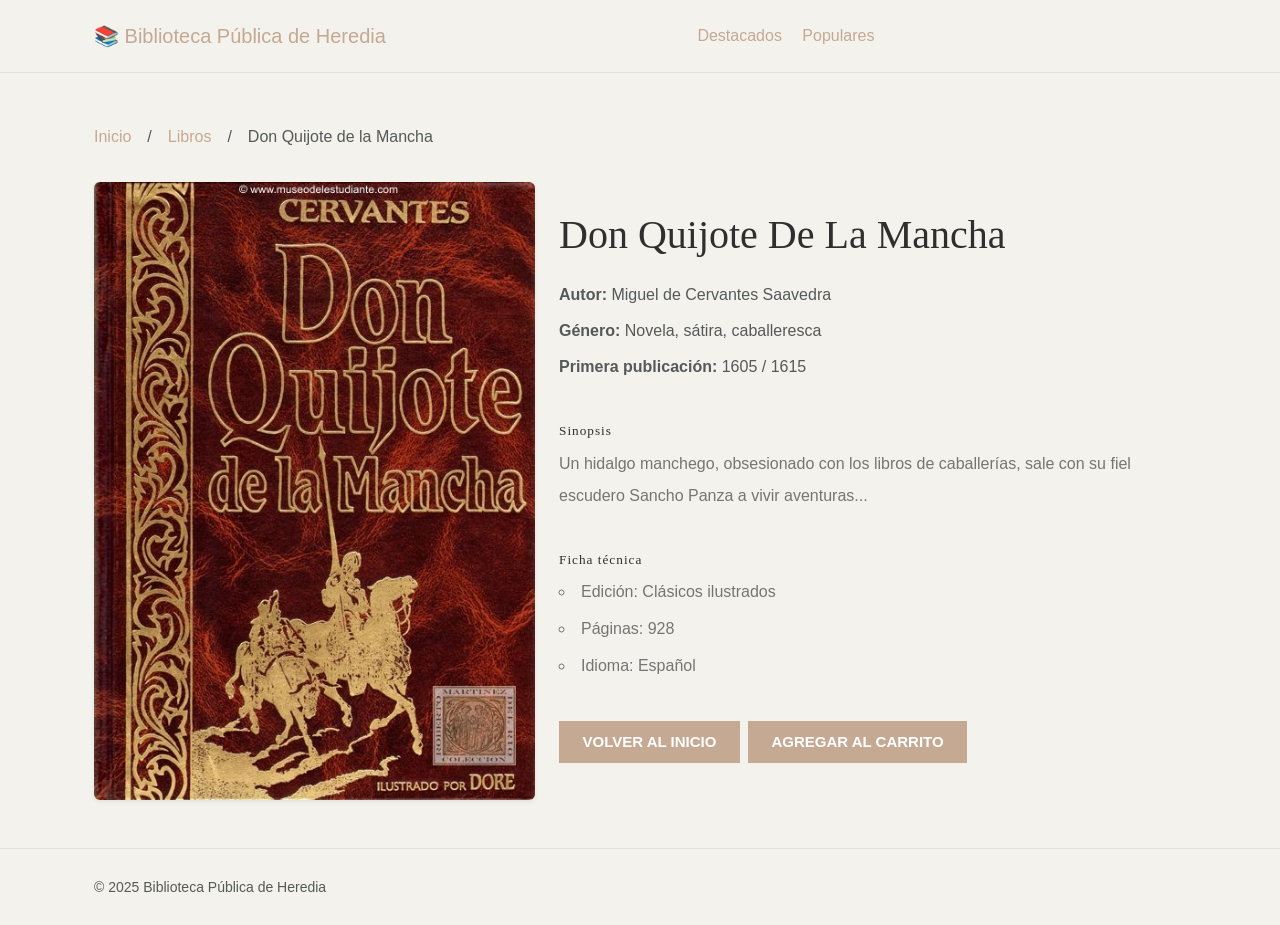
<file: proyectoCS/libros/DonQuijote.html>
<!DOCTYPE html>
<html lang="es">
<head>
  <meta charset="utf-8" />
  <meta name="viewport" content="width=device-width, initial-scale=1" />
  <title>Don Quijote de la Mancha – Detalle</title>

  <link href="https://cdn.jsdelivr.net/npm/bootstrap@5.3.1/dist/css/bootstrap.min.css" rel="stylesheet">
  <link rel="stylesheet" href="../css/normalize.css">
  <link rel="stylesheet" href="../icomoon/icomoon.css">
  <link rel="stylesheet" href="../css/vendor.css">
  <link rel="stylesheet" href="../style.css">
</head>
<body>
  <header class="py-3 border-bottom">
    <div class="container d-flex justify-content-between align-items-center">
      <a href="../index.html" class="text-decoration-none fs-5">📚 Biblioteca Pública de Heredia</a>
      <nav class="d-none d-md-block">
        <a href="../index.html#featured-books" class="me-3">Destacados</a>
        <a href="../index.html#popular-books">Populares</a>
      </nav>
    </div>
  </header>

  <main class="container my-5">
    <nav aria-label="breadcrumb" class="mb-4">
      <ol class="breadcrumb">
        <li class="breadcrumb-item"><a href="../index.html">Inicio</a></li>
        <li class="breadcrumb-item"><a href="../index.html#featured-books">Libros</a></li>
        <li class="breadcrumb-item active" aria-current="page">Don Quijote de la Mancha</li>
      </ol>
    </nav>

    <div class="row g-4">
      <div class="col-md-5">
        <img src="../images/don-quijote.jpg" alt="Portada Don Quijote de la Mancha" class="img-fluid rounded shadow-sm">
      </div>
      <div class="col-md-7">
        <h1 class="mb-3">Don Quijote de la Mancha</h1>
        <p class="text-muted mb-1"><strong>Autor:</strong> Miguel de Cervantes Saavedra</p>
        <p class="text-muted mb-1"><strong>Género:</strong> Novela, sátira, caballeresca</p>
        <p class="text-muted"><strong>Primera publicación:</strong> 1605 / 1615</p>

        <h5>Sinopsis</h5>
        <p>Un hidalgo manchego, obsesionado con los libros de caballerías, sale con su fiel escudero Sancho Panza a vivir aventuras...</p>

        <h5 class="mt-4">Ficha técnica</h5>
        <ul class="mb-4">
          <li>Edición: Clásicos ilustrados</li>
          <li>Páginas: 928</li>
          <li>Idioma: Español</li>
        </ul>

        <div class="d-flex flex-wrap gap-2">
          <a class="btn btn-dark" href="../index.html">Volver al inicio</a>
          <a class="btn btn-outline-secondary" href="#">Agregar al carrito</a>

       
          
        </div>
      </div>
    </div>
  </main>

  <footer class="border-top py-4">
    <div class="container small text-muted">© 2025 Biblioteca Pública de Heredia</div>
  </footer>

  <script src="https://cdn.jsdelivr.net/npm/bootstrap@5.3.1/dist/js/bootstrap.bundle.min.js"></script>
</body>
</html>
</file>
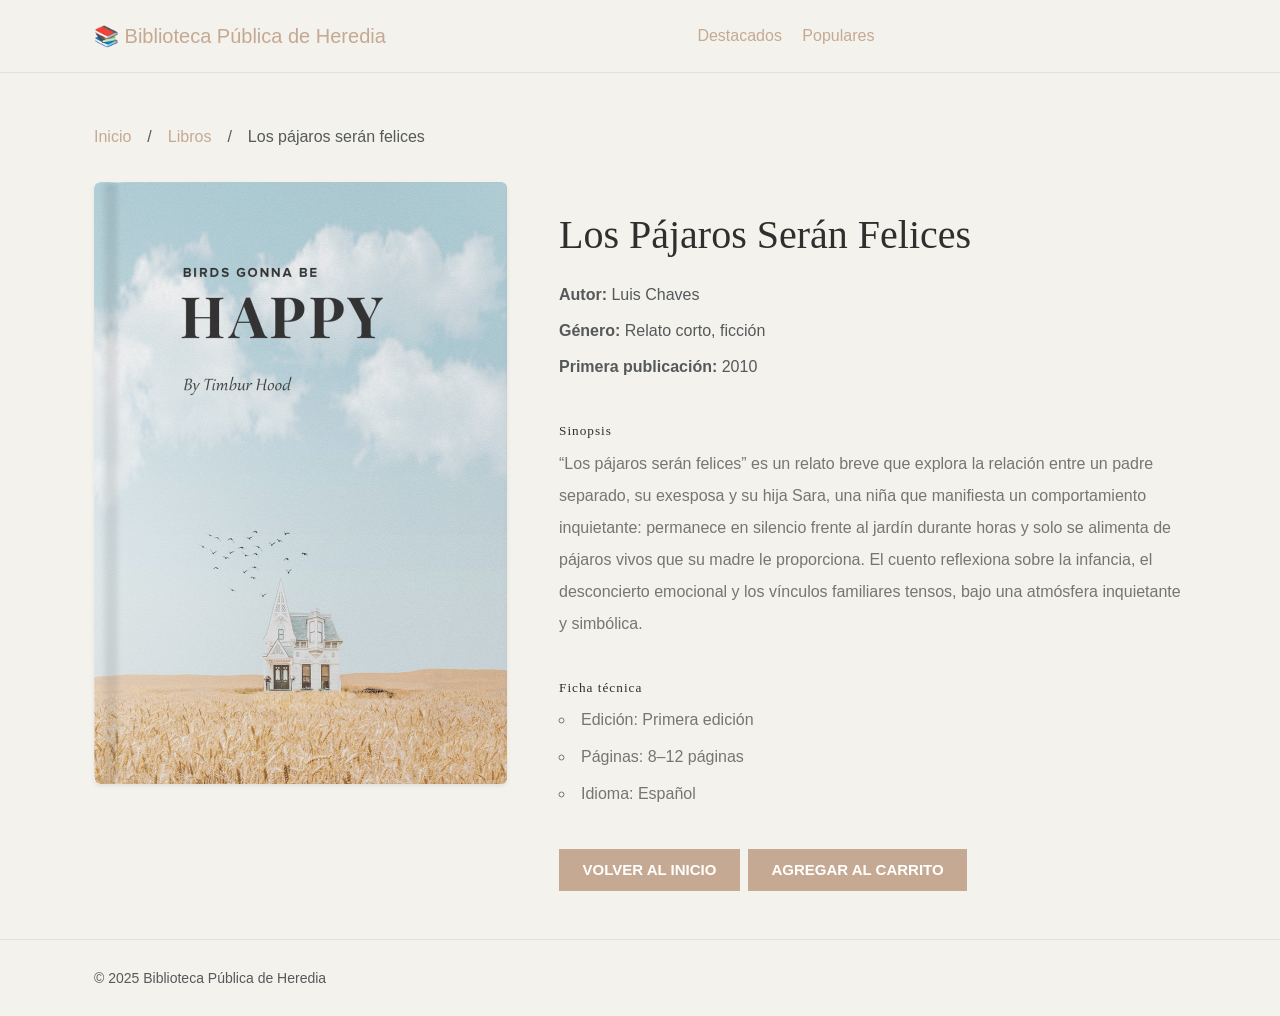
<file: proyectoCS/libros/LosPajaronSeranFelices.html>
<!DOCTYPE html>
<html lang="es">
<head>
  <meta charset="utf-8" />
  <meta name="viewport" content="width=device-width, initial-scale=1" />
  <title>Los pájaros serán felices – Detalle</title>

  <link href="https://cdn.jsdelivr.net/npm/bootstrap@5.3.1/dist/css/bootstrap.min.css" rel="stylesheet">
  <link rel="stylesheet" href="../css/normalize.css">
  <link rel="stylesheet" href="../icomoon/icomoon.css">
  <link rel="stylesheet" href="../css/vendor.css">
  <link rel="stylesheet" href="../style.css">
</head>
<body>
  <header class="py-3 border-bottom">
    <div class="container d-flex justify-content-between align-items-center">
      <a href="../index.html" class="text-decoration-none fs-5">📚 Biblioteca Pública de Heredia</a>
      <nav class="d-none d-md-block">
        <a href="../index.html#featured-books" class="me-3">Destacados</a>
        <a href="../index.html#popular-books">Populares</a>
      </nav>
    </div>
  </header>

  <main class="container my-5">
    <nav aria-label="breadcrumb" class="mb-4">
      <ol class="breadcrumb">
        <li class="breadcrumb-item"><a href="../index.html">Inicio</a></li>
        <li class="breadcrumb-item"><a href="../index.html#featured-books">Libros</a></li>
        <li class="breadcrumb-item active" aria-current="page">Los pájaros serán felices</li>
      </ol>
    </nav>

    <div class="row g-4">
      <div class="col-md-5">
        <img src="../images/main-banner2.jpg" alt="Portada Los pájaros serán felices" class="img-fluid rounded shadow-sm">
      </div>

      <div class="col-md-7">
        <h1 class="mb-3">Los pájaros serán felices</h1>
        
        <p class="text-muted mb-1"><strong>Autor:</strong> Luis Chaves</p>
        <p class="text-muted mb-1"><strong>Género:</strong> Relato corto, ficción</p>
        <p class="text-muted"><strong>Primera publicación:</strong> 2010</p>

        <h5>Sinopsis</h5>
        <p>
          “Los pájaros serán felices” es un relato breve que explora la relación entre un padre separado, 
          su exesposa y su hija Sara, una niña que manifiesta un comportamiento inquietante: permanece en 
          silencio frente al jardín durante horas y solo se alimenta de pájaros vivos que su madre le 
          proporciona. El cuento reflexiona sobre la infancia, el desconcierto emocional y los vínculos 
          familiares tensos, bajo una atmósfera inquietante y simbólica.
        </p>

        <h5 class="mt-4">Ficha técnica</h5>
        <ul class="mb-4">
          <li>Edición: Primera edición</li>
          <li>Páginas: 8–12 páginas</li>
          <li>Idioma: Español</li>
        </ul>

        <div class="d-flex gap-2">
          <a class="btn btn-dark" href="../index.html">Volver al inicio</a>
          <a class="btn btn-outline-secondary" href="#">Agregar al carrito</a>
        </div>
      </div>
    </div>
  </main>

  <footer class="border-top py-4">
    <div class="container small text-muted">© 2025 Biblioteca Pública de Heredia</div>
  </footer>

  <script src="https://cdn.jsdelivr.net/npm/bootstrap@5.3.1/dist/js/bootstrap.bundle.min.js"></script>
</body>
</html>
</file>
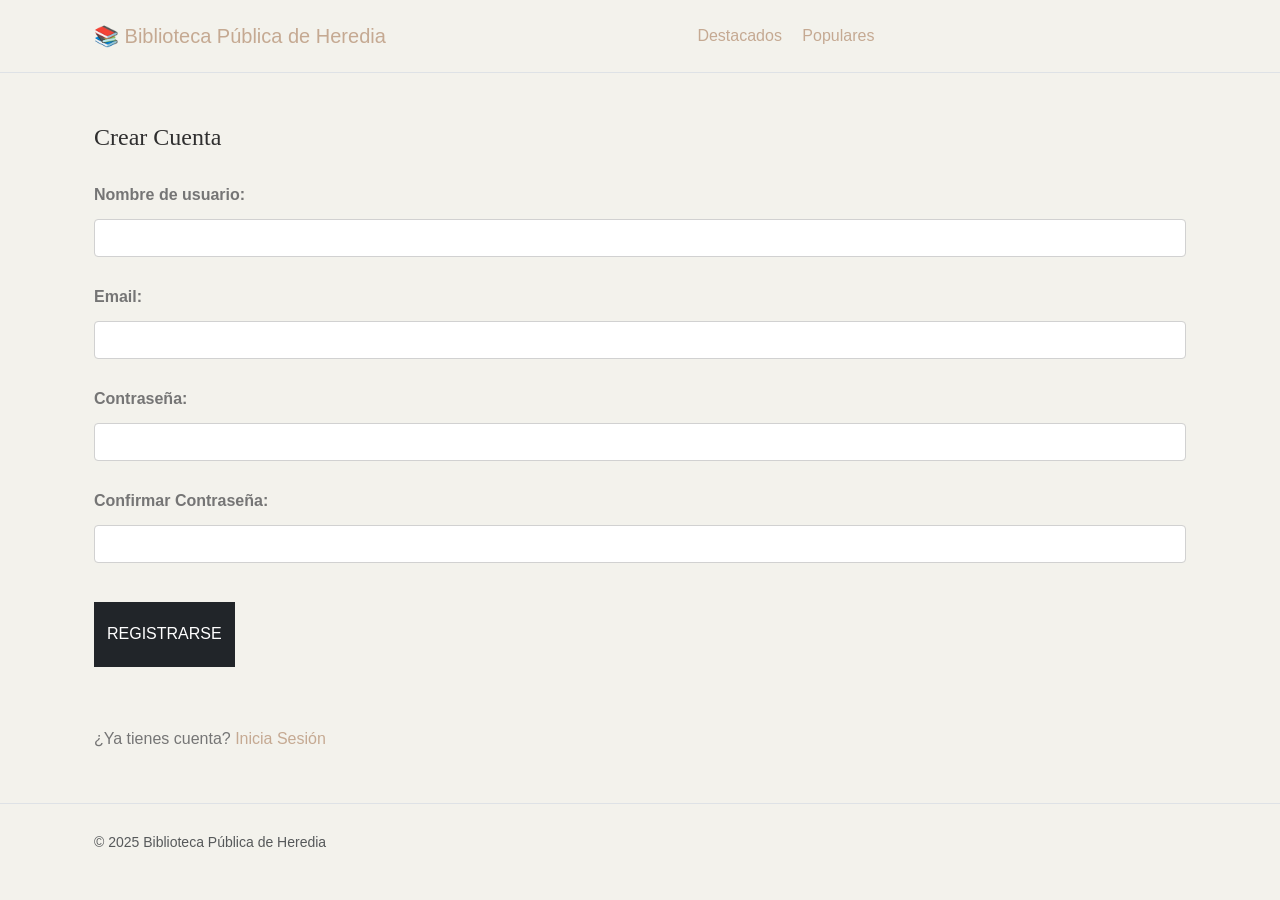
<file: proyectoCS/login/Registrarse.html>
<!DOCTYPE html>
<html lang="es">
<head>
    <meta charset="UTF-8">
    <meta name="viewport" content="width=device-width, initial-scale=1.0">
    <title>Registrarse – Biblioteca Pública de Heredia</title>

    <link href="https://cdn.jsdelivr.net/npm/bootstrap@5.3.1/dist/css/bootstrap.min.css" rel="stylesheet">
    <link rel="stylesheet" href="../css/normalize.css">
    <link rel="stylesheet" href="../icomoon/icomoon.css">
    <link rel="stylesheet" href="../css/vendor.css">
    <link rel="stylesheet" href="../style.css">
    <link rel="stylesheet" href="../login/login-style.css">
</head>
<body>
    <header class="py-3 border-bottom">
        <div class="container d-flex justify-content-between align-items-center">
            <a href="../index.html" class="text-decoration-none fs-5">📚 Biblioteca Pública de Heredia</a>
            <nav class="d-none d-md-block">
                <a href="../index.html#featured-books" class="me-3">Destacados</a>
                <a href="../index.html#popular-books">Populares</a>
            </nav>
        </div>
    </header>

    <main class="container my-5">
        <h2 class="mb-4">Crear Cuenta</h2>
        <form action="http://localhost/ProyectoClienteServidor/proyectoCS/login/registrarse.php" method="post">
            <div class="mb-3">
                <label for="username" class="form-label">Nombre de usuario:</label>
                <input type="text" id="username" name="username" class="form-control" required>
            </div>
            <div class="mb-3">
                <label for="email" class="form-label">Email:</label>
                <input type="email" id="email" name="email" class="form-control" required>
            </div>
            <div class="mb-3">
                <label for="password" class="form-label">Contraseña:</label>
                <input type="password" id="password" name="password" class="form-control" required>
            </div>
            <div class="mb-3">
                <label for="confirm-password" class="form-label">Confirmar Contraseña:</label>
                <input type="password" id="confirm-password" name="confirm-password" class="form-control" required>
            </div>
            <button type="submit" class="btn btn-dark">Registrarse</button>
        </form>
        <p>¿Ya tienes cuenta? <a href="../login/login.html">Inicia Sesión</a></p>
    </main>

    <footer class="border-top py-4">
        <div class="container small text-muted">© 2025 Biblioteca Pública de Heredia</div>
    </footer>

    <script src="https://cdn.jsdelivr.net/npm/bootstrap@5.3.1/dist/js/bootstrap.bundle.min.js"></script>
</body>
</html>
</file>
<file: booksaw-1.0.0/icomoon/icomoon.css>
@font-face {
  font-family: 'icomoon';
  src:  url('fonts/icomoon.eot?23qo56');
  src:  url('fonts/icomoon.eot?23qo56#iefix') format('embedded-opentype'),
    url('fonts/icomoon.ttf?23qo56') format('truetype'),
    url('fonts/icomoon.woff?23qo56') format('woff'),
    url('fonts/icomoon.svg?23qo56#icomoon') format('svg');
  font-weight: normal;
  font-style: normal;
  font-display: block;
}

[class^="icon-"], [class*=" icon-"] {
  /* use !important to prevent issues with browser extensions that change fonts */
  font-family: 'icomoon' !important;
  speak: never;
  font-style: normal;
  font-weight: normal;
  font-variant: normal;
  text-transform: none;
  line-height: 1;

  /* Better Font Rendering =========== */
  -webkit-font-smoothing: antialiased;
  -moz-osx-font-smoothing: grayscale;
}

.icon-ns-arrow-right:before {
  content: "\e90b";
}
.icon-cancel:before {
  content: "\e904";
}
.icon-arrow-left-circle:before {
  content: "\e902";
}
.icon-arrow-right-circle:before {
  content: "\e903";
}
.icon-user:before {
  content: "\e907";
}
.icon-search:before {
  content: "\e905";
}
.icon-notes:before {
  content: "\e906";
}
.icon-clipboard:before {
  content: "\e908";
}
.icon-close:before {
  content: "\e909";
}
.icon-currency-dollar:before {
  content: "\e90a";
}
.icon-arrow-left:before {
  content: "\e900";
}
.icon-arrow-right:before {
  content: "\e901";
}
.icon-twitter:before {
  content: "\f099";
}
.icon-facebook:before {
  content: "\f09a";
}
.icon-facebook-f:before {
  content: "\f09a";
}
.icon-bars:before {
  content: "\f0c9";
}
.icon-navicon:before {
  content: "\f0c9";
}
.icon-reorder:before {
  content: "\f0c9";
}
.icon-youtube-play:before {
  content: "\f16a";
}
.icon-behance-square:before {
  content: "\f1b5";
}
.icon-paper-plane:before {
  content: "\f1d8";
}
.icon-send:before {
  content: "\f1d8";
}
.icon-pinterest-p:before {
  content: "\f231";
}
</file>
<file: booksaw-1.0.0/style.css>
/*
Theme Name: Booksaw BookStore Template
Theme URI: https://templatesjungle.com/
Author: TemplatesJungle
Author URI: https://templatesjungle.com/
Description: Booksaw is specially designed product packaged for Book Store by TemplateJungle.
Version: 1.1
*/

/*--------------------------------------------------------------
/* GENERAL STYLES
--------------------------------------------------------------*/
/*--------------------------------------------------------------
/** 1. VARIABLES
--------------------------------------------------------------*/
:root {
  /* widths for rows and containers
     */
  --header-height: 160px;
  --header-height-min: 80px;
}

/* on mobile devices below 600px
 */
@media screen and (max-width: 600px) {
  :root {
    --header-height: 100px;
    --header-height-min: 80px;
  }
}

/* Theme Colors */
:root {
  --accent-color: #C5A992;
  --secondary-color: #C5A992;
  --dark-color: #2f2f2f;
  --light-color: #F3F2EC;
  --body-text-color: #757575;
  --light-text-color: #afafaf;
  --dark-text-color: #2f2f2f;
}

/* Fonts */
:root {
  --body-font: "Raleway", sans-serif;
  --heading-font: "Prata", Georgia, serif;
  --secondary-font: "Playfair Display", Georgia, serif;
}

/* Bootstrap variables */
:root,
[data-bs-theme=light] {
  --heading-font: "Prata", Georgia, serif;
  --heading-font-weight: 400;
  --heading-color: var(--bs-dark);
  --heading-line-height: 1.1;

  --swiper-theme-color: var(--bs-primary);

  --custom-easing: cubic-bezier(.17, .67, .83, .67);

  /* theme colors */
  --bs-body-font-family: "Raleway", arial, sans-serif;
  --bs-body-font-size: 0.9rem;
  --bs-body-font-weight: 400;
  --bs-body-line-height: 1.7;
  --bs-body-color: #333;
  --bs-body-color-rgb: 51, 51, 51;

  --bs-primary: #C5A992;
  --bs-primary-dark: #C5A992;
  --bs-secondary: #C5A992;
  --bs-black: #111;
  --bs-light: #F1F1F0;
  --bs-dark: #212529;
  --bs-gray: #949494;
  --bs-gray-dark: #51565b;

  --bs-primary-rgb: 169, 128, 115;
  --bs-secondary-rgb: 253, 238, 233;
  --bs-black-rgb: 17, 17, 17;
  --bs-light-rgb: 241, 241, 240;
  --bs-dark-rgb: 33, 37, 41;

  --bs-link-color: var(--bs-dark);
  --bs-link-color-rgb: 17, 17, 17;
  --bs-link-decoration: underline;
  --bs-link-hover-color: var(--bs-primary);
  --bs-link-hover-color-rgb: 169, 128, 115;
}

.container,
.container-fluid,
.container-lg,
.container-md,
.container-sm,
.container-xl,
.container-xxl {
  /* spacing */
  --bs-gutter-x: 2.5rem;
}

.display-1,
.display-2,
.display-3,
.display-4,
.display-5,
.display-6 {
  font-family: var(--heading-font);
  font-weight: var(--heading-font-weight);
  line-height: var(--heading-line-height);
}

h1,
h2,
h3,
h4,
h5,
h6 {
  color: var(--heading-color);
}

a {
  text-decoration: none;
  transition: all 0.3s ease-out;
}

/* container fluid */
.container-fluid {
  /* width: 98%; */
  max-width: 1800px;
}

/* Dropdown */
.dropdown-menu {
  --bs-dropdown-border-radius: 0;
  --bs-dropdown-border-width: 0;
}

.dropdown-item {
  --bs-dropdown-item-padding-y: 0.25rem;
  --bs-dropdown-item-padding-x: 1rem;
  --bs-dropdown-link-color: var(--bs-black);
  --bs-dropdown-item-border-radius: 0;
}

.dropdown-item.active,
.dropdown-item:active {
  --bs-dropdown-link-active-color: var(--bs-light);
  --bs-dropdown-link-active-bg: var(--bs-black);
}

/* list group */
.list-group-item {
  --bs-list-group-item-padding-x: 0;
  --bs-list-group-border-width: 0;
}

/* btn */
.btn {
  --bs-btn-border-radius: 0;
}

.btn-primary {
  --bs-btn-color: #fff;
  --bs-btn-bg: var(--bs-primary);
  --bs-btn-border-color: var(--bs-primary);
  --bs-btn-hover-color: #fff;
  --bs-btn-hover-bg: var(--bs-primary-dark);
  --bs-btn-hover-border-color: var(--bs-primary-dark);
  --bs-btn-focus-shadow-rgb: 49, 132, 253;
  --bs-btn-active-color: #fff;
  --bs-btn-active-bg: var(--bs-secondary);
  --bs-btn-active-border-color: var(--bs-secondary);
  --bs-btn-active-shadow: inset 0 3px 5px rgba(0, 0, 0, 0.125);
  --bs-btn-disabled-color: #fff;
  --bs-btn-disabled-bg: var(--bs-primary);
  --bs-btn-disabled-border-color: var(--bs-primary);
}

.btn-outline-primary {
  --bs-btn-color: var(--bs-primary);
  --bs-btn-border-color: var(--bs-primary);
  --bs-btn-hover-color: #fff;
  --bs-btn-hover-bg: var(--bs-primary);
  --bs-btn-hover-border-color: var(--bs-primary);
  --bs-btn-focus-shadow-rgb: 13, 110, 253;
  --bs-btn-active-color: #fff;
  --bs-btn-active-bg: var(--bs-primary);
  --bs-btn-active-border-color: var(--bs-primary);
  --bs-btn-active-shadow: inset 0 3px 5px rgba(0, 0, 0, 0.125);
  --bs-btn-disabled-color: var(--bs-primary);
  --bs-btn-disabled-bg: transparent;
  --bs-btn-disabled-border-color: var(--bs-primary);
  --bs-gradient: none;
}

.pagination {
  --bs-pagination-active-bg: var(--bs-black);
  --bs-pagination-bg: transparent;
  --bs-pagination-border-width: 0;
  --bs-pagination-border-radius: 0;
}

/* breadcrumb */
.breadcrumb {
  --bs-breadcrumb-item-padding-x: 1em;
}

/* text white */
.text-white {
  --heading-color: var(--bs-light);
  --bs-breadcrumb-item-active-color: var(--bs-light);
  --bs-breadcrumb-divider-color: var(--bs-light);
  --bs-link-color-rgb: var(--bs-light-rgb);
  --bs-link-hover-color-rgb: var(--bs-light-rgb);
}

.text-white .nav-link {
  --bs-nav-link-color: var(--bs-light);
  --bs-nav-link-hover-color: var(--bs-light);
  --bs-nav-link-active-color: var(--bs-light);
  --bs-navbar-active-color: var(--bs-light);
}

/* accordion */
.accordion {
  --bs-accordion-border-width: 0;
  --bs-accordion-border-radius: 0;
  --bs-accordion-inner-border-radius: 0;
  --bs-accordion-btn-padding-x: 0;
  --bs-accordion-btn-padding-y: 1rem;
  --bs-accordion-btn-color: var(--bs-dark);
  --bs-accordion-btn-bg: transparent;
  --bs-accordion-btn-focus-border-color: var(--bs-dark);
  --bs-accordion-btn-focus-box-shadow: none;
  --bs-accordion-body-padding-x: 0;
  --bs-accordion-body-padding-y: 1rem;
  --bs-accordion-active-color: var(--bs-dark);
  --bs-accordion-active-bg: transparent;
}

.accordion-button {
  font-size: 1.2rem;
  border-bottom: 1px solid var(--bs-border-color);
}

/* form control */
.form-control:focus {
  border-color: #ccc;
  box-shadow: 0 0 0 0.25rem rgba(200, 200, 200, .25);
}

/* dark theme */
[data-bs-theme=dark] {
  color-scheme: dark;

  --heading-color: #fff;
  --bs-heading-color: #fff;
  --bs-link-color: #CCCCCC;
  --bs-link-hover-color: var(--bs-primary);
  --bs-link-color-rgb: 204, 204, 204;
  --bs-link-hover-color-rgb: 131, 169, 172;
  --bs-body-color: var(--bs-light);
  --bs-body-color-rgb: 241, 241, 240;
  --bs-body-bg: #111;
  --bs-body-bg-rgb: 17, 17, 41;

  color: var(--bs-gray);
}

[data-bs-theme=dark] .dropdown-item {
  --bs-dropdown-link-color: var(--bs-light);
  --bs-dropdown-link-hover-color: var(--bs-white);
}

[data-bs-theme=dark] .bg-white,
[data-bs-theme=dark] .bg-light {
  --bs-bg-opacity: 0.1;
}

/* end of Bootstrap Color Theme */

.container, .container-fluid, .container-lg, .container-md, .container-sm, .container-xl, .container-xxl {
  --bs-gutter-x: 3rem;
}

/* 2.1 General Styles
/*----------------------------------------------*/
*,
*::before,
*::after {
  -webkit-box-sizing: border-box;
  -moz-box-sizing: border-box;
  box-sizing: border-box;
}

html {
  box-sizing: border-box;
}

body {
  font-family: var(--body-font);
  font-size: 16px;
  line-height: 2;
  color: var(--body-text-color);
  background-color: var(--light-color);
}

body.no-scroll {
  overflow: hidden;
}

a {
  color: var(--accent-color);
  transition: 0.3s color ease-out;
}

a:hover {
  color: #111;
}

ul,
ol {
  margin-top: 0;
  margin-bottom: 10px;
  margin-left: 0;
}

ul ul,
ol ul,
ul ol,
ol ol {
  margin-top: 5px;
  margin-bottom: 0;
}

ul li,
ol li {
  margin-bottom: 5px;
  outline: 0;
}

ul li.active a {
  color: #daa556;
}

ul li:last-child,
ol li:last-child {
  margin-bottom: 0;
}

dl {
  margin-top: 0;
  margin-bottom: 2rem;
}

dt,
dd {
  line-height: 1.42857143;
}

dt {
  font-weight: bold;
}

dd {
  margin-left: 0;
}

button,
input,
select,
textarea {
  font-family: inherit;
  font-size: inherit;
  line-height: inherit;
  outline: 0;
}

figure {
  margin: 0;
}

img {
  display: inline-block;
  border: 0;
  max-width: 100%;
  height: auto;
  vertical-align: middle;
}

::selection {
  background: rgba(0, 0, 0, 0.8);
  color: #fff;
  text-shadow: none;
}

::-moz-selection {
  background: rgba(0, 0, 0, 0.8);
  color: #fff;
  text-shadow: none;
}

/* image align */
figure.align-right {
  margin: 30px 0 30px 30px;
}

/* Typography */
/*----------------------------------------------*/

h1,
.h1,
h2,
.h2,
h3,
.h3,
h4,
.h4,
h5,
.h5,
h6,
.h6 {
  font-family: var(--heading-font);
  line-height: 1.2;
  color: var(--dark-color);
}

h1.light,
.h1,
h2.light,
.h2,
h3.light,
.h3,
h4.light,
.h4,
h5.light,
.h5,
h6.light,
.h6 {
  color: #fff;
}

h1,
h2,
h3 {
  margin: 25px 0;
  text-transform: capitalize;
}

h5,
h6 {
  letter-spacing: 1px;
}

h1,
.h1 {
  font-size: 2.5em;
  line-height: 1.4;
}

h2,
.h2 {
  font-size: 1.5em;
  line-height: 1.4;
}

h3,
.h3 {
  font-size: 1.4em;
  line-height: 1.4;
}

h4,
.h4 {
  font-size: 1.1em;
  line-height: 1.4;
}

h5,
.h5 {
  font-size: .83em;
  line-height: 1.25;
}

h6,
.h6 {
  font-size: .67em;
  line-height: 1.1;
}

h1 a,
h2 a,
h3 a,
h4 a,
h5 a,
h6 a {
  font-weight: inherit;
  color: inherit;
  text-decoration: none;
}

p {
  margin: 0 0 20px 0;
}

p:empty {
  display: none;
}

small {
  font-size: 85%;
}

mark {
  background-color: #fcf8e3;
  padding: 0.28rem;
}

dfn,
cite,
em,
i {
  font-style: italic;
}

code,
kbd,
var {
  font-size: 14px;
}

code {
  background-color: #f9f2f4;
}

abbr {
  border-bottom: 0.1px dotted #666;
  cursor: help;
}

::placeholder {
  color: #999;
}

/*----------------------------------------------*/
/* 2.1 Floating & Alignment */
/*----------------------------------------------*/

.align-left {
  float: left;
  text-align: left;
}

.align-right {
  float: right;
  text-align: right;
}

.align-center {
  display: block;
  margin-left: auto;
  margin-right: auto;
  text-align: center;
}

/**::after,*/
.container::after,
.row::after,
.clearfix::after {
  display: block;
  clear: both;
  content: "";
}

/** Text Align
--------------------------------------------------------------*/

.text-left {
  text-align: left;
}

.text-right {
  text-align: right;
}

.text-center {
  text-align: center;
}

.text-justify {
  text-align: justify;
}

.text-nowrap {
  white-space: nowrap;
}

.text-lead {
  font-size: 120%;
  line-height: 1.7em;
}

.text-lead strong {
  font-size: 115%;
  font-weight: 500;
}

.text-muted {
  color: #777;
}

.text-pri {
  color: #ff9697;
}

.text-hide {
  font: 0/0 a;
  color: transparent;
  text-shadow: none;
  background-color: transparent;
  border: 0;
}

/*------------------------------------------------
/* 2.3 Forms
–––––––––––––––––––––––––––––––––––––––––––––––––– */
input[type="email"],
input[type="number"],
input[type="search"],
input[type="text"],
input[type="tel"],
input[type="url"],
input[type="password"],
textarea,
select {
  padding: 6px 10px;
  /* The 6px vertically centers text on FF, ignored by Webkit */
  background-color: #fff;
  border: 1px solid #D1D1D1;
  border-radius: 4px;
  box-shadow: none;
  box-sizing: border-box;
}

/* Removes awkward default styles on some inputs for iOS */
input[type="email"],
input[type="number"],
input[type="search"],
input[type="text"],
input[type="tel"],
input[type="url"],
input[type="password"],
textarea {
  -webkit-appearance: none;
  -moz-appearance: none;
  appearance: none;
}

textarea {
  min-height: 65px;
  padding-top: 6px;
  padding-bottom: 6px;
}

input[type="email"]:focus,
input[type="number"]:focus,
input[type="search"]:focus,
input[type="text"]:focus,
input[type="tel"]:focus,
input[type="url"]:focus,
input[type="password"]:focus,
textarea:focus,
select:focus {
  border: 1px solid #33C3F0;
  outline: 0;
}

label,
legend {
  display: block;
  margin-bottom: .5rem;
  font-weight: 600;
}

fieldset {
  padding: 0;
  border-width: 0;
}

input[type="checkbox"],
input[type="radio"] {
  display: inline;
}

label>.label-body {
  display: inline-block;
  margin-left: .5rem;
  font-weight: normal;
}

/*------------------------------------------------
/* 2.4 Lists
–––––––––––––––––––––––––––––––––––––––––––––––––– */
ul {
  list-style: circle inside;
}

ol {
  list-style: decimal inside;
}

ol,
ul {
  padding-left: 0;
  margin-top: 0;
}

ul ul,
ul ol,
ol ol,
ol ul {
  margin: 1.5rem 0 1.5rem 3rem;
  font-size: 90%;
}

li {
  margin-bottom: 1rem;
}

/*------------------------------------------------
/* 2.5 Code
–––––––––––––––––––––––––––––––––––––––––––––––––– */
code {
  padding: .2rem .5rem;
  margin: 0 .2rem;
  font-size: 90%;
  white-space: nowrap;
  background: #F1F1F1;
  border: 1px solid #E1E1E1;
  border-radius: 4px;
}

pre>code {
  display: block;
  padding: 1rem 1.5rem;
  white-space: pre;
}

/*------------------------------------------------
/* 2.6 Tables
–––––––––––––––––––––––––––––––––––––––––––––––––– */
th,
td {
  padding: 12px 15px;
  text-align: left;
  border-bottom: 1px solid #E1E1E1;
}

th:first-child,
td:first-child {
  padding-left: 0;
}

th:last-child,
td:last-child {
  padding-right: 0;
}

/*------------------------------------------------
/* 2.7 Spacing
–––––––––––––––––––––––––––––––––––––––––––––––––– */
button,
.button {
  margin-bottom: 1rem;
}

input,
textarea,
select,
fieldset {
  margin-bottom: 1.5rem;
}

pre,
blockquote,
dl,
figure,
table,
p,
ul,
ol,
form {
  margin-bottom: 2.5rem;
}

/*------------------------------------------------
/* 2.8 Utilities
–––––––––––––––––––––––––––––––––––––––––––––––––– */
.u-full-width {
  width: 100%;
  box-sizing: border-box;
}

.u-max-full-width {
  max-width: 100%;
  box-sizing: border-box;
}

.u-pull-right {
  float: right;
}

.u-pull-left {
  float: left;
}

.list-icon i {
  margin-right: 10px;
}

.list-unstyled {
  list-style: none;
}

.txt-fx .letter {
  opacity: 0;
}

/*------------------------------------------------
/* 2.9 Misc
–––––––––––––––––––––––––––––––––––––––––––––––––– */
hr {
  margin-top: 3rem;
  margin-bottom: 3.5rem;
  border-width: 0;
  border-top: 1px solid #E1E1E1;
}

/*--------------------------------------------------------------
/** 2.10 Buttons
--------------------------------------------------------------*/
a.btn,
input[type="button"],
input[type="submit"],
input[type="reset"],
input[type="file"],
button {
  background-image: none;
  background: var(--accent-color);
  text-decoration: none !important;
  display: inline-block;
  position: relative;
  border: 1px solid transparent;
  border-radius: 0;
  padding: 0.75em 1.5em;
  margin-top: 15px;
  font-size: 15px;
  font-weight: bold;
  line-height: normal;
  text-align: center;
  text-transform: uppercase;
  color: #fff;
  z-index: 1;
  cursor: pointer;
  white-space: nowrap;
  vertical-align: middle;
  -webkit-transition: all 0.3s ease-in;
  transition: all 0.3s ease-in;
  -ms-touch-action: manipulation;
  touch-action: manipulation;
  -webkit-user-select: none;
  -moz-user-select: none;
  -ms-user-select: none;
  user-select: none;
}

.btn:hover,
.btn:focus,
input[type="button"]:focus,
input[type="button"]:hover,
input[type="submit"]:focus,
input[type="submit"]:hover,
input[type="reset"]:focus,
input[type="reset"]:hover,
input[type="file"]:focus,
input[type="file"]:hover,
button:focus,
button:hover {
  text-decoration: none;
  outline: 0;
}

.light .btn:hover {
  color: #fff;
}

.btn:last-child {
  margin-right: 0;
}

.btn:active,
.btn.btn-outline-light:active,
.btn.btn-outline-dark:active,
.btn.btn-outline-accent:active,
input[type="button"]:active,
input[type="submit"]:active,
input[type="reset"]:active,
input[type="file"]:active,
button:active {
  outline: 0;
  background-image: none;
  -webkit-box-shadow: inset 0 1px 3px rgba(0, 0, 0, 0.3);
  box-shadow: inset 0 1px 3px rgba(0, 0, 0, 0.3);
}

.btn.disabled,
.btn[disabled],
fieldset[disabled] .btn {
  cursor: not-allowed;
  opacity: 0.65;
  box-shadow: none;
}

a.btn.disabled,
fieldset[disabled] a.btn {
  pointer-events: none;
}

/* - Button Sizes
------------------------------------------------------------- */
.btn.btn-small {
  padding: 0.325em 1.7em;
  font-size: 0.65em;
}

.btn.btn-medium {
  padding: 0.5em 1.75em;
  font-size: 0.75em;
}

.btn.btn-large {
  padding: 1em 2.5em;
}

.btn.btn-xlarge {
  padding: 1.5em 2.7em;
  font-size: 0.9em;
}

.btn.btn-image {
  background-color: transparent;
  padding: 0;
  max-height: 50px;
}

.btn.btn-image img {
  max-height: 50px;
}

/* - Button Shapes
------------------------------------------------------------- */
.btn.btn-rounded,
.btn.btn-rounded::after {
  border-radius: 4px;
}

.btn.btn-pill,
.btn.btn-pill::after {
  border-radius: 2em;
}

/* button outline */
.btn.btn-outline-dark,
.btn.btn-outline-light,
.btn.btn-outline-accent {
  border: 1px solid #fff;
  background: transparent;
  text-shadow: none;
  box-shadow: none;
}

.btn.btn-outline-dark:hover::after,
.btn.btn-outline-light:hover::after {
  background-color: transparent;
}

.btn.btn-outline-dark {
  border-color: #121212;
  color: #121212;
}

.btn.btn-outline-dark:hover {
  background: rgba(0, 0, 0, .03);
  background: #121212;
  border-color: #121212;
  color: #fff;
}

.btn.btn-outline-accent {
  background: transparent;
  border-color: var(--accent-color);
  color: var(--accent-color);
}

.btn.btn-outline-accent:hover {
  border-color: var(--dark-color);
  color: var(--dark-color) !important;
}

.btn.btn-outline-light {
  background: transparent;
  border-color: var(--light-text-color);
  color: var(--light-text-color);
}

.btn.btn-outline-light:hover {
  border-color: var(--accent-color);
  color: var(--accent-color) !important;
}

.btn.btn-full {
  display: block;
  margin: .85em 0;
  width: 100%;
  text-align: center;
}

/* button with line */
.btn-with-line {
  color: #fff;
  position: relative;
}

.btn-with-line:after {
  content: "";
  position: absolute;
  top: 8px;
  right: -66px;
  border-bottom: 2px solid #fff;
  width: 50%;
  z-index: 9;
  transition: 0.3s ease-out;
}

.btn-with-line:hover {
  color: #fff;
}

.btn-with-line:hover:after {
  width: 30%;
  right: -41px;
}

/* - Buttons Color Scheme
------------------------------------------------------------- */
.btn.btn-common {
  background: var(--accent-color);
  color: #fff;
}

.btn.btn-common:hover {
  background: #151515;
  color: #fff;
}

.btn.btn-accent {
  color: #ffffff;
  background-color: var(--accent-color);
}

.btn.btn-accent:hover {
  color: #ffffff !important;
  background-color: #121212;
}

.btn.btn-gray,
.btn.btn-grey {
  background: #9e9e9e;
  color: #fff;
}

.btn.btn-black {
  background: #121212;
  color: #fff;
}

.btn.btn-black:hover {
  background-color: #797979;
}

.btn.btn-white {
  background: #f8f8f8;
  text-shadow: none;
  color: #121212 !important;
}

.btn.btn-white:hover {
  background: var(--accent-color);
  text-shadow: none;
}

/* - Buttons Aligns
------------------------------------------------------------- */
.btn-left {
  text-align: left;
  display: block;
}

.btn-center {
  text-align: center;
  display: block;
}

.btn-right {
  text-align: right;
  display: block;
}


/*====================================================================*/
/* 5. CONTENT ELEMENTS */
/*====================================================================*/

/*--------------------------------------------------------------
/** 5.1 General Tabs
--------------------------------------------------------------*/
.nav {
  display: flex;
  flex-wrap: wrap;
  padding-left: 0;
  margin-bottom: 0;
  list-style: none;
}

.nav-link {
  display: block;
  padding: 0.5rem 1rem;
  text-decoration: none;
  transition: color 0.15s ease-in-out, background-color 0.15s ease-in-out, border-color 0.15s ease-in-out;
}

@media (prefers-reduced-motion: reduce) {
  .nav-link {
    transition: none;
  }
}

.nav-link:hover,
.nav-link:focus {
  color: var(--accent-color);
}

.nav-link.disabled {
  color: #6c757d;
  pointer-events: none;
  cursor: default;
}

.nav-tabs {
  border-bottom: 1px solid #dee2e6;
}

.nav-tabs .nav-link {
  color: #999;
  padding: 10px 30px;
  margin-bottom: -1px;
  background: none;
  border: 1px solid transparent;
  border-top-left-radius: 0.25rem;
  border-top-right-radius: 0.25rem;
}

.nav-tabs .nav-link:hover,
.nav-tabs .nav-link:focus {
  border-color: #e9ecef #e9ecef #dee2e6;
  isolation: isolate;
}

.nav-tabs .nav-link.disabled {
  color: #6c757d;
  background-color: transparent;
  border-color: transparent;
}

.nav-tabs .nav-link.active,
.nav-tabs .nav-item.show .nav-link {
  color: #495057;
  border-color: #dee2e6 #dee2e6 #f3f2ec;
  --bs-nav-tabs-link-active-bg: transparent;
}

.nav-tabs .dropdown-menu {
  margin-top: -1px;
  border-top-left-radius: 0;
  border-top-right-radius: 0;
}

.nav-pills .nav-link {
  background: none;
  border: 0;
  border-radius: 0.25rem;
}

.nav-pills .nav-link.active,
.nav-pills .show>.nav-link {
  color: #fff;
  background-color: #0d6efd;
}

.nav-fill>.nav-link,
.nav-fill .nav-item {
  flex: 1 1 auto;
  text-align: center;
}

.nav-justified>.nav-link,
.nav-justified .nav-item {
  flex-basis: 0;
  flex-grow: 1;
  text-align: center;
}

.nav-fill .nav-item .nav-link,
.nav-justified .nav-item .nav-link {
  width: 100%;
}

.bootstrap-tabs .tab-content {
  padding: 20px 0;
}

.bootstrap-tabs .tab-content>.tab-pane {
  display: none;
}

.bootstrap-tabs .tab-content>.active {
  display: block;
}

/*--------------------------------------------------------------
/** 5.2 Accordions
--------------------------------------------------------------*/
.fade {
  transition: opacity 0.15s linear;
}

@media (prefers-reduced-motion: reduce) {
  .fade {
    transition: none;
  }
}

.fade:not(.show) {
  opacity: 0;
}

.collapse:not(.show) {
  display: none;
}

.collapsing {
  height: 0;
  overflow: hidden;
  transition: height 0.35s ease;
}

@media (prefers-reduced-motion: reduce) {
  .collapsing {
    transition: none;
  }
}

.accordion-button {
  position: relative;
  display: flex;
  align-items: center;
  width: 100%;
  padding: 1rem 1.25rem;
  font-size: 1rem;
  color: #212529;
  text-align: left;
  background-color: #fff;
  border: 0;
  border-radius: 0;
  box-shadow: none;
  overflow-anchor: none;
  transition: color 0.15s ease-in-out, background-color 0.15s ease-in-out, border-color 0.15s ease-in-out, box-shadow 0.15s ease-in-out, border-radius 0.15s ease;
}

@media (prefers-reduced-motion: reduce) {
  .accordion-button {
    transition: none;
  }
}

.accordion-button:not(.collapsed) {
  color: var(--accent-color);
  /*box-shadow: inset 0 -1px 0 rgba(0, 0, 0, 0.125);*/
}

.accordion-button:not(.collapsed)::after {
  background-image: url("data:image/svg+xml,%3csvg xmlns='http://www.w3.org/2000/svg' viewBox='0 0 16 16' fill='%230c63e4'%3e%3cpath fill-rule='evenodd' d='M1.646 4.646a.5.5 0 0 1 .708 0L8 10.293l5.646-5.647a.5.5 0 0 1 .708.708l-6 6a.5.5 0 0 1-.708 0l-6-6a.5.5 0 0 1 0-.708z'/%3e%3c/svg%3e");
  transform: rotate(-180deg);
}

.accordion-button::after {
  flex-shrink: 0;
  width: 1.25rem;
  height: 1.25rem;
  margin-left: auto;
  content: "";
  background-image: url("data:image/svg+xml,%3csvg xmlns='http://www.w3.org/2000/svg' viewBox='0 0 16 16' fill='%23212529'%3e%3cpath fill-rule='evenodd' d='M1.646 4.646a.5.5 0 0 1 .708 0L8 10.293l5.646-5.647a.5.5 0 0 1 .708.708l-6 6a.5.5 0 0 1-.708 0l-6-6a.5.5 0 0 1 0-.708z'/%3e%3c/svg%3e");
  background-repeat: no-repeat;
  background-size: 1.25rem;
  transition: transform 0.2s ease-in-out;
}

@media (prefers-reduced-motion: reduce) {
  .accordion-button::after {
    transition: none;
  }
}

.accordion-button:hover {
  z-index: 2;
}

.accordion-button:focus {
  z-index: 3;
  outline: 0;
  box-shadow: none;
}

.accordion-header {
  margin-bottom: 0;
}

.accordion-item {
  background-color: #fff;
  border-bottom: 1px solid rgba(0, 0, 0, 0.125);
}

.accordion-body {
  padding: 1rem 1.25rem;
}

.accordion-flush .accordion-collapse {
  border-width: 0;
}

.accordion-flush .accordion-item {
  border-right: 0;
  border-left: 0;
  border-radius: 0;
}

.accordion-flush .accordion-item:first-child {
  border-top: 0;
}

.accordion-flush .accordion-item:last-child {
  border-bottom: 0;
}

.accordion-flush .accordion-item .accordion-button {
  border-radius: 0;
}

/*--------------------------------------------------------------
This is main CSS file that contains custom style rules used in this template
--------------------------------------------------------------*/


/* - Section Padding
--------------------------------------------------------------*/
.padding-xsmall {
  padding-top: 0.5em;
  padding-bottom: 0.5em;
}

.padding-small {
  padding-top: 2em;
  padding-bottom: 2em;
}

.padding-medium {
  padding-top: 4em;
  padding-bottom: 4em;
}

.padding-xlarge {
  padding-top: 9.5em;
  padding-bottom: 9.5em;
}

.padding-2xlarge {
  padding-top: 15em;
  padding-bottom: 15em;
}

/* no padding */
.no-padding-top {
  padding-top: 0 !important;
}

.no-padding-bottom {
  padding-bottom: 0 !important;
}

.no-gutter {
  padding: 0 !important;
}

/* no padding and margin */
.no-padding {
  padding: 0;
}

.no-margin {
  margin: 0;
}

/* - Section margin
--------------------------------------------------------------*/
.margin-small {
  margin-top: 3em;
  margin-bottom: 3em;
}

.margin-medium {
  margin-top: 4.5em;
  margin-bottom: 4.5em;
}

.margin-large {
  margin-top: 6em;
  margin-bottom: 6em;
}

.margin-xlarge {
  margin-top: 7.5em;
  margin-bottom: 7.5em;
}

@media only screen and (max-width: 768px) {

  .margin-small,
  .margin-medium,
  .margin-large,
  .margin-xlarge {
    margin-top: 1em;
    margin-bottom: 1em;
  }
}

/* - Button
------------------------------------------------------------- */

button {
  font-size: 1em;
  font-weight: 600;
  border: none;
  height: 65px;
  cursor: pointer;
  text-transform: uppercase;
}

.btn-wrap {
  text-transform: capitalize;
}

.btn-wrap a {
  text-decoration: none;
  font-weight: 600;
}

.btn-wrap a:hover {
  color: #74642F;
}

.btn-normal {
  color: #fff;
}

.btn-accent {
  color: #111;
}

.btn-submit {
  background: #fff;
  color: #2f2f2f;
}

.btn-submit:hover {
  background-color: #c5a992;
  color: #fff;
}

.btn-accent-arrow {
  color: #111;
}

.btn-wrap i.icon {
  transition: 0.5s ease-out;
  font-size: 9px;
  padding-left: 10px;
}

.btn-wrap:hover i.icon {
  padding-left: 20px;
}

.btn-subscribe {
  width: 30%;
  color: #111;
  background: transparent;
  margin: 0;
  height: max-content;
}

.btn-subscribe span {
  transition: 0.5s ease-out;
  padding-right: 5px;
  opacity: 1;
}

.btn-subscribe:hover span {
  padding-right: 10px;
  opacity: 0.5;
}

/*--- Image hover Effect
-----------------------------------------------*/
.image-hvr-effect {
  display: flex;
  overflow: hidden;
}

.image-hvr-effect img.post-image {
  transform: scale(1);
  will-change: transform;
  transition: transform 0.8s cubic-bezier(0.25, 0.46, 0.45, 0.94);
  z-index: 0;
}

.image-hvr-effect:hover img.post-image {
  transform: scale(1.1);
}


/*--- Pattern Overlay
-----------------------------------------------*/
.pattern-overlay {
  background-image: url(images/pattern1.png);
  background-repeat: no-repeat;
  background-position: top right;
}

.leaf-pattern-overlay {
  background-image: url(images/leaf.png);
  background-repeat: no-repeat;
  background-position: bottom left;
}

.corner-pattern-overlay {
  background-image: url(images/pattern2.png);
  background-repeat: no-repeat;
  background-position: top right;
}

/*--- Page Title
-----------------------------------------------*/
.page-title {
  font-size: 4.5em;
  margin-top: 2em;
}

@media screen and (max-width: 768px) {
  .page-title {
    font-size: 2.5em;
    margin-top: 1em;
  }
}

/*--- Section Title
-----------------------------------------------*/
.section-header {
  position: relative;
}

.section-title {
  font-size: 3em;
  font-weight: 500;
  line-height: 1;
  position: relative;
  margin-bottom: 75px;
}

.section-title.divider {
  width: 100%;
}

.section-title.divider:after {
  content: "";
  border-bottom: 3px solid #74642F;
  position: absolute;
  right: 0;
  bottom: -16px;
  left: 0;
  width: 50px;
}

.section-header .section-title:before,
.section-header .section-title:after {
  content: "";
  border-bottom: 1px solid #E0E0E0;
  position: absolute;
  top: 30px;
  width: 25%;
  align-items: center;
}

.section-header .section-title:before {
  left: 3px;
}

.section-header .section-title:after {
  right: 3px;
}

.section-header .title span {
  font-size: 14px;
  color: #afafaf;
  text-transform: uppercase;
}


@media screen and (max-width: 1366px) {

  .section-header .section-title:before,
  .section-header .section-title:after {
    width: 30%;
  }
}

@media screen and (max-width: 999px) {

  .section-header .section-title:before,
  .section-header .section-title:after {
    width: 25%;
  }
}

@media screen and (max-width: 768px) {
  .section-title {
    font-size: 2em;
  }

  .section-header .section-title:before,
  .section-header .section-title:after {
    top: 60px;
    width: 100%;
  }
}

/* -- Image Dimension
--------------------------------------------------------------*/
img.post-image {
  width: 100%;
  height: 328px;
  object-fit: cover;
}

/* -- Slick Slide
--------------------------------------------------------------*/
/* .slick-dots {
  bottom: -100px;
}

.slick-dots li {
  width: 10px;
  height: 10px;
  background: #D7D5CC;
  color: #D7D5CC;
  border-radius: 50%;
}

.slick-dots .slick-active {
  color: #74642F;
  background: #74642F;
  border: 1px solid #D7D5CC;
  outline: 1px solid #D7d5cc;
} */

/* -- Top Menu Part
--------------------------------------------------------------*/
.top-content {
  padding: 15px 0;
  border-bottom: 1px solid #E0E0E0;
}

.social-links ul {
  list-style: none;
  display: flex;
  margin-bottom: 0;
}

.social-links a {
  color: var(--dark-text-color);
  text-decoration: none;
}

.top-content li {
  padding-right: 30px;
}

.top-content li:last-child {
  padding-right: 0;
}

.top-content a {
  color: #555;
  text-decoration: none;
}

.top-content .right-element {
  text-align: right;
}

.top-content .right-element .for-buy {
  margin-right: 40px;
}

/* - Search Form hover Effects
------------------------------------------------------------- */
#header-wrap .action-menu {
  display: inline-block;
  align-items: baseline;
}

#header-wrap .action-menu span.opennav.openicon {
  cursor: pointer;
}

.action-menu .icon {
  font-size: 18px;
  font-weight: 800;
}

.action-menu .search-bar {
  overflow: hidden;
}

.action-menu .search-bar,
.action-menu .open-icon-wrap {
  width: 40px;
  height: 40px;
  background: #efeee8;
  border-radius: 40px;
  display: flex;
  justify-content: right;
  align-items: center;
  cursor: pointer;
  transition: 0.3s width cubic-bezier(0, 0.75, 0.49, 0.99);
}

#header-wrap .search-button {
  order: 1;
  padding-right: 10px;
  padding-left: 10px;
  text-decoration: none;
  color: var(--body-text-color);
}

#header-wrap.show .search-bar {
  width: 300px;
}

#header-wrap .search-bar form {
  margin: 0;
}

#header-wrap .search-box .search-input {
  width: 250px;
  border: 0;
  margin-bottom: 0;
  font-weight: 300;
  padding-left: 20px;
  background: #efeee8;
}

.action-menu .side-nav-bar .menu-btn a,
.action-menu .searchbar a {
  color: #000;
  text-decoration: none;
  line-height: 2.2;
}

.action-menu .icon.icon-menu-btn:hover {
  color: #fff;
  text-decoration: none;
}

.action-menu .menu-btn a {
  color: #07051a;
  text-decoration: none;
}

.action-menu .icon.icon-menu-btn:hover {
  color: var(--accent-color);
  text-decoration: none;
}

@media screen and (max-width: 768px) {
  .action-menu .search-bar {
    margin-top: 20px;
    width: 100%;
  }
}

/* - Main Navigation
------------------------------------------------------------- */
#header {
  padding: 20px 0;
  border-bottom: 1px solid #E0E0E0;
  background-color: #f3f2ec;
}

#header .menu-list a {
  text-transform: uppercase;
  font-weight: 500;
  letter-spacing: 0.12em;
}

#header .menu-list a.active {
  color: var(--accent-color);
}

/*----- Billboard
--------------------------------------------------------------*/
#billboard .main-slider {
  padding: 80px 0;
}

.main-slider .slider-item {
  display: flex;
  width: 100%;
  justify-content: center;
}

.main-slider .banner-content {
  width: 35%;
  margin-top: 60px;
  margin-right: 175px;
}

.banner-content h2.banner-title {
  font-size: 4.5em;
  font-weight: 500;
  color: #222;
}

.banner-content p {
  margin: 0 0 30px 0;
}

#billboard .slick-dots {
  left: 200px;
  bottom: 110px;
  width: 10%;
  text-align: inherit;
}

#billboard button.slick-arrow {
  background: transparent;
  border: 1px solid #E5E3DA;
  padding: initial;
  width: 50px;
  height: 50px;
  border-radius: 50%;
  position: absolute;
  top: 50%;
  z-index: 5;
  cursor: pointer;
}

#billboard button.slick-arrow:hover {
  border: 1px solid #74642F;
  background-color: #E5E3DA;
}

#billboard button.prev.slick-arrow {
  left: 110px;
}

#billboard button.next.slick-arrow {
  right: 110px;
}

#billboard .slick-arrow i.icon {
  color: #8C8C8C;
}

@media screen and (max-width: 1366px) {
  #billboard button.prev.slick-arrow {
    left: 0;
  }

  #billboard button.next.slick-arrow {
    right: 0;
  }
}

@media screen and (max-width: 999px) {
  .banner-content h2.banner-title {
    font-size: 3.5em;
  }

  #billboard .main-slider {
    margin: 70px 0;
    padding: 0;
  }

  .main-slider .slider-item {
    flex-wrap: wrap;
    text-align: center;
    flex-direction: column-reverse;
  }

  .main-slider .banner-content {
    width: 100%;
    margin-top: 60px;
    margin-right: 0;
    margin-bottom: 80px;
  }

  #billboard .slick-dots {
    left: 0;
    bottom: 0;
    width: 100%;
    text-align: center;
  }
}

/*----- Cient-holder Section
--------------------------------------------------------------*/
#client-holder {
  background: #EDEBE4;
  padding: 105px 0;
}

#client-holder .logo-wrap {
  max-width: 1000px;
  margin: auto;
}

/*----- Featured Books Section
--------------------------------------------------------------*/

#featured-books .product-list {
  border-bottom: 1px solid #E0E0E0;
  margin-bottom: 30px;
}

/*----- Best Selling Section Section
--------------------------------------------------------------*/
#best-selling {
  background: #EDEBE4;
  padding: 120px 0;
}

#best-selling .products-thumb {
  margin-right: 60px;
  box-shadow: 2px 6px 34px 4px rgba(63, 63, 63, 0.08);
}

#best-selling .product-entry {
  margin-top: 50px;
}

#best-selling .product-entry h3.item-title {
  font-size: 1.8em;
  font-weight: 100;
  margin-top: 15px;
}

#best-selling .product-entry .item-price {
  font-size: 1.5em;
  color: #74642F;
  margin-bottom: 40px;
}

@media screen and (max-width: 768px) {
  #best-selling .products-thumb {
    margin: 0;
  }
}

/*----- Popular Books Section
--------------------------------------------------------------*/
.tab-content {
  position: relative;
}

[data-tab-content] {
  opacity: 0;
  visibility: hidden;
  height: 0;
  overflow: hidden;
}

.active[data-tab-content] {
  opacity: 1;
  visibility: visible;
  height: auto;
}

.tabs {
  display: flex;
  flex-wrap: wrap;
  margin: 55px 0;
  justify-content: center;
  list-style: none;
}

.tabs .tab {
  font-weight: 600;
  color: #999;
  margin-right: 50px;
  cursor: pointer;
}

.tabs .tab.active,
.tabs .tab:hover {
  color: #111;
  border-bottom: 2px solid #9A884C;
}

img.books-image {
  /*height: 290px;*/
  margin-right: 10px;
  margin-bottom: 20px;
  object-fit: cover;
}

/*----- Quotation Section
--------------------------------------------------------------*/
#quotation .section-title.divider,
#quotation .section-title.divider:after {
  margin: 0 auto;
}

#quotation blockquote {
  width: 40%;
  margin: 0 auto;
}

#quotation q {
  display: block;
  font-size: 1.6em;
  padding: 40px 0;
}

#quotation .author-name {
  font-family: "Prata", Georgia, serif;
  font-size: 1.4em;
}

@media screen and (max-width: 768px) {
  #quotation blockquote {
    width: 80%;
  }
}

/*
@media screen and (max-width: 1320px) {
  #quotation blockquote {
      width: 60%;
  }
}
*/
/*----- Special Offer Section
--------------------------------------------------------------*/
#special-offer .section-header {
  background: #EDEBE4;
  padding: 140px 0 220px;
  margin-bottom: -141px;
  z-index: -1;
}

#special-offer .section-title {
  width: 70%;
  margin: 0 auto;
}

span.prev-price {
  color: #999;
  font-size: 0.8em;
  padding-right: 10px;
  text-decoration: line-through;
}


/*----- Subscribe Section
--------------------------------------------------------------*/
#subscribe {
  background: #EDEBE4;
  padding: 120px 0;
}

#subscribe .subscribe-content {
  margin-left: 15px;
}

#subscribe .subscribe-content input[type="text"] {
  background: none;
  border: none;
  width: 252px;
}

#subscribe form#form {
  display: flex;
  justify-content: space-between;
  border-bottom: 1px solid #6F6F6F;
}

::-webkit-input-placeholder {
  color: #7A7A7A;
  /* WebKit browsers */
}

:-ms-input-placeholder {
  color: #7A7A7A;
  /* Internet Explorer 10+ */
}


@media screen and (max-width: 1200px) {
  #subscribe form#form {
    width: 90%;
  }

  #subscribe .subscribe-content input[type="text"] {
    width: 100%;
  }

  #subscribe .btn-subscribe {
    width: 30%;
  }
}

@media screen and (max-width: 980px) {

  /*#subscribe .grid {
      flex-wrap: wrap;
      justify-content: center;
  }*/
  #subscribe .section-title {
    width: 100%;
    margin: 0 auto 50px;
  }

  #subscribe p {
    width: 100%;
    text-align: left;
    margin: 30px auto;
  }

  #subscribe form#form,
  #subscribe .subscribe-content {
    width: 100%;
  }

  #subscribe form#form {
    margin: 0 auto;
  }

  #subscribe .subscribe-content {
    margin-left: 0;
  }

  #subscribe {
    margin-bottom: 90px;
  }

}

/*
@media screen and (max-width: 780px) {
  #subscribe form#form {
      width: 90%;
  }
  #subscribe .subscribe-content {
      width: 90%;
  }
}*/


/*----- Latest Blog Section
--------------------------------------------------------------*/
#latest-blog {
}

#latest-blog article.column {
  margin-bottom: 60px;
}

#latest-blog figure {
  margin-bottom: 30px;
}

#latest-blog .meta-date {
  font-family: "Prata", Georgia, serif;
  color: #74642F;
  padding-bottom: 20px;
}

#latest-blog h3 {
  font-size: 1.7em;
  font-weight: 500;
  margin-top: 0;
}

#latest-blog .links-element {
  display: flex;
  justify-content: space-between;
  border-top: 1px solid #C8C8C8;
  padding-top: 20px;
}

#latest-blog .categories {
  text-transform: uppercase;
}

.social-links li {
  padding-right: 20px;
}

@media screen and (max-width: 999px) {
  #latest-blog h3 {
    font-size: 1.4em;
  }
}

@media screen and (max-width: 767px) {
  #latest-blog .grid {
    flex-wrap: wrap;
  }

  #latest-blog article.column {
    width: 100%;
  }
}

/*----- Contact Section
--------------------------------------------------------------*/
#download-app {
  background: #EDEBE4;
  padding: 120px 0;
  overflow: hidden;
  z-index: 0;
}

/*#download-app .container {
    max-width: 1040px;
}*/
/*#download-app figure {
    width: 40%;
    z-index: 0;
}*/
#download-app .app-info {
  padding-top: 100px;
  margin-left: 50px;
}

#download-app .app-info p {
  margin-bottom: 50px;
}

@media screen and (max-width: 820px) {
  #download-app .grid {
    flex-wrap: wrap;
  }

  #download-app figure {
    margin: 0 auto;
  }

  #download-app .app-info {
    width: 90%;
    margin: 0 auto;
    padding-top: 80px;
  }
}

/*----- Footer Section
--------------------------------------------------------------*/
footer#footer {
  padding-bottom: 80px;
  margin-top: 100px;
  margin-bottom: 60px;
  border-bottom: 1px solid #E0E0E0;
}

#footer .footer-item {
  margin-right: 100px;
}

#footer .footer-item img.footer-logo {
  margin-bottom: 40px;
}

#footer .footer-item p {
  width: 80%;
}

#footer .footer-menu {
  margin-right: 40px;
  margin-bottom: 40px;
}

#footer .footer-menu ul {
  list-style: none;
}

#footer .footer-menu ul a {
  color: var(--dark-text-color);
  text-decoration: none;
}

#footer .footer-menu:last-child {
  margin-right: 0;
}

.footer-menu h5 {
  font-size: 1.5em;
  font-weight: 500;
  margin-top: 0;
  margin-bottom: 40px;
  text-transform: capitalize;
}

@media screen and (max-width: 768px) {
  #footer .footer-item {
    margin-right: 0;
  }
}

/* Shop page */
.products-grid {
  display: flex;
  justify-content: space-between;
  flex-wrap: wrap;
}

.product-style {
  position: relative;
  overflow: hidden;
}

.slick-slider .product-style {
  margin: 0 15px 25px;
}

.product-style figcaption p {
  margin-bottom: 20px;
}

.product-style img.product-item {
  position: relative;
  background: #EFEEE8;
  border: 1px solid #EAE8DF;
  padding: 15%;
  cursor: pointer;
  width: 100%;
}

.product-style button.add-to-cart {
  position: absolute;
  background: #000;
  color: #fff;
  width: 100%;
  margin: 0;
  text-transform: uppercase;
  text-align: center;
  line-height: 3;
  bottom: 300px;
  bottom: -65px;
  left: 0;
  z-index: 9;
  transition: 0.3s ease-out;
}

.product-style:hover button.add-to-cart {
  bottom: 380px;
  bottom: 0;
}

.product-item figcaption {
  margin-top: 30px;
  margin-bottom: 30px;
  text-align: center;
}

.product-item figcaption>h3 {
  font-size: 1.4em;
  font-weight: 500;
  color: #74642F;
  margin: 0;
}
.product-item figcaption>p {
  margin: 0;
}

.product-item .item-price {
  color: #74642F;
  font-size: 1.3em;
}

@media screen and (max-width: 768px) {
  .products-grid .product-item {
    width: 45%;
  }

  .product-style img.product-item {
    /*height: 550px;*/
    object-fit: contain;
    margin: 0 auto;
  }

  .products-grid.col-3 .product-style,
  .products-grid.col-4 .product-style,
  .products-grid.col-5 .product-style {
    width: 100%;
  }
}

@media screen and (max-width: 575px) {
  .products-grid .product-style {
    width: 100%;
  }
}
</file>
<file: proyectoCS/icomoon/icomoon.css>
@font-face {
  font-family: 'icomoon';
  src:  url('fonts/icomoon.eot?23qo56');
  src:  url('fonts/icomoon.eot?23qo56#iefix') format('embedded-opentype'),
    url('fonts/icomoon.ttf?23qo56') format('truetype'),
    url('fonts/icomoon.woff?23qo56') format('woff'),
    url('fonts/icomoon.svg?23qo56#icomoon') format('svg');
  font-weight: normal;
  font-style: normal;
  font-display: block;
}

[class^="icon-"], [class*=" icon-"] {
  /* use !important to prevent issues with browser extensions that change fonts */
  font-family: 'icomoon' !important;
  speak: never;
  font-style: normal;
  font-weight: normal;
  font-variant: normal;
  text-transform: none;
  line-height: 1;

  /* Better Font Rendering =========== */
  -webkit-font-smoothing: antialiased;
  -moz-osx-font-smoothing: grayscale;
}

.icon-ns-arrow-right:before {
  content: "\e90b";
}
.icon-cancel:before {
  content: "\e904";
}
.icon-arrow-left-circle:before {
  content: "\e902";
}
.icon-arrow-right-circle:before {
  content: "\e903";
}
.icon-user:before {
  content: "\e907";
}
.icon-search:before {
  content: "\e905";
}
.icon-notes:before {
  content: "\e906";
}
.icon-clipboard:before {
  content: "\e908";
}
.icon-close:before {
  content: "\e909";
}
.icon-currency-dollar:before {
  content: "\e90a";
}
.icon-arrow-left:before {
  content: "\e900";
}
.icon-arrow-right:before {
  content: "\e901";
}
.icon-twitter:before {
  content: "\f099";
}
.icon-facebook:before {
  content: "\f09a";
}
.icon-facebook-f:before {
  content: "\f09a";
}
.icon-bars:before {
  content: "\f0c9";
}
.icon-navicon:before {
  content: "\f0c9";
}
.icon-reorder:before {
  content: "\f0c9";
}
.icon-youtube-play:before {
  content: "\f16a";
}
.icon-behance-square:before {
  content: "\f1b5";
}
.icon-paper-plane:before {
  content: "\f1d8";
}
.icon-send:before {
  content: "\f1d8";
}
.icon-pinterest-p:before {
  content: "\f231";
}
</file>
<file: proyectoCS/style.css>
/*
Theme Name: Booksaw BookStore Template
Theme URI: https://templatesjungle.com/
Author: TemplatesJungle
Author URI: https://templatesjungle.com/
Description: Booksaw is specially designed product packaged for Book Store by TemplateJungle.
Version: 1.1
*/

/*--------------------------------------------------------------
/* GENERAL STYLES
--------------------------------------------------------------*/
/*--------------------------------------------------------------
/** 1. VARIABLES
--------------------------------------------------------------*/



:root {
  /* widths for rows and containers
     */
  --header-height: 160px;
  --header-height-min: 80px;
}

/* on mobile devices below 600px
 */
@media screen and (max-width: 600px) {
  :root {
    --header-height: 100px;
    --header-height-min: 80px;
  }
}

/* Theme Colors */
:root {
  --accent-color: #C5A992;
  --secondary-color: #C5A992;
  --dark-color: #2f2f2f;
  --light-color: #F3F2EC;
  --body-text-color: #757575;
  --light-text-color: #afafaf;
  --dark-text-color: #2f2f2f;
}

/* Fonts */
:root {
  --body-font: "Raleway", sans-serif;
  --heading-font: "Prata", Georgia, serif;
  --secondary-font: "Playfair Display", Georgia, serif;
}

/* Bootstrap variables */
:root,
[data-bs-theme=light] {
  --heading-font: "Prata", Georgia, serif;
  --heading-font-weight: 400;
  --heading-color: var(--bs-dark);
  --heading-line-height: 1.1;

  --swiper-theme-color: var(--bs-primary);

  --custom-easing: cubic-bezier(.17, .67, .83, .67);

  /* theme colors */
  --bs-body-font-family: "Raleway", arial, sans-serif;
  --bs-body-font-size: 0.9rem;
  --bs-body-font-weight: 400;
  --bs-body-line-height: 1.7;
  --bs-body-color: #333;
  --bs-body-color-rgb: 51, 51, 51;

  --bs-primary: #C5A992;
  --bs-primary-dark: #C5A992;
  --bs-secondary: #C5A992;
  --bs-black: #111;
  --bs-light: #F1F1F0;
  --bs-dark: #212529;
  --bs-gray: #949494;
  --bs-gray-dark: #51565b;

  --bs-primary-rgb: 169, 128, 115;
  --bs-secondary-rgb: 253, 238, 233;
  --bs-black-rgb: 17, 17, 17;
  --bs-light-rgb: 241, 241, 240;
  --bs-dark-rgb: 33, 37, 41;

  --bs-link-color: var(--bs-dark);
  --bs-link-color-rgb: 17, 17, 17;
  --bs-link-decoration: underline;
  --bs-link-hover-color: var(--bs-primary);
  --bs-link-hover-color-rgb: 169, 128, 115;
}

.container,
.container-fluid,
.container-lg,
.container-md,
.container-sm,
.container-xl,
.container-xxl {
  /* spacing */
  --bs-gutter-x: 2.5rem;
}

.display-1,
.display-2,
.display-3,
.display-4,
.display-5,
.display-6 {
  font-family: var(--heading-font);
  font-weight: var(--heading-font-weight);
  line-height: var(--heading-line-height);
}

h1,
h2,
h3,
h4,
h5,
h6 {
  color: var(--heading-color);
}

a {
  text-decoration: none;
  transition: all 0.3s ease-out;
}

/* container fluid */
.container-fluid {
  /* width: 98%; */
  max-width: 1800px;
}

/* Dropdown */
.dropdown-menu {
  --bs-dropdown-border-radius: 0;
  --bs-dropdown-border-width: 0;
}

.dropdown-item {
  --bs-dropdown-item-padding-y: 0.25rem;
  --bs-dropdown-item-padding-x: 1rem;
  --bs-dropdown-link-color: var(--bs-black);
  --bs-dropdown-item-border-radius: 0;
}

.dropdown-item.active,
.dropdown-item:active {
  --bs-dropdown-link-active-color: var(--bs-light);
  --bs-dropdown-link-active-bg: var(--bs-black);
}

/* list group */
.list-group-item {
  --bs-list-group-item-padding-x: 0;
  --bs-list-group-border-width: 0;
}

/* btn */
.btn {
  --bs-btn-border-radius: 0;
}

.btn-primary {
  --bs-btn-color: #fff;
  --bs-btn-bg: var(--bs-primary);
  --bs-btn-border-color: var(--bs-primary);
  --bs-btn-hover-color: #fff;
  --bs-btn-hover-bg: var(--bs-primary-dark);
  --bs-btn-hover-border-color: var(--bs-primary-dark);
  --bs-btn-focus-shadow-rgb: 49, 132, 253;
  --bs-btn-active-color: #fff;
  --bs-btn-active-bg: var(--bs-secondary);
  --bs-btn-active-border-color: var(--bs-secondary);
  --bs-btn-active-shadow: inset 0 3px 5px rgba(0, 0, 0, 0.125);
  --bs-btn-disabled-color: #fff;
  --bs-btn-disabled-bg: var(--bs-primary);
  --bs-btn-disabled-border-color: var(--bs-primary);
}

.btn-outline-primary {
  --bs-btn-color: var(--bs-primary);
  --bs-btn-border-color: var(--bs-primary);
  --bs-btn-hover-color: #fff;
  --bs-btn-hover-bg: var(--bs-primary);
  --bs-btn-hover-border-color: var(--bs-primary);
  --bs-btn-focus-shadow-rgb: 13, 110, 253;
  --bs-btn-active-color: #fff;
  --bs-btn-active-bg: var(--bs-primary);
  --bs-btn-active-border-color: var(--bs-primary);
  --bs-btn-active-shadow: inset 0 3px 5px rgba(0, 0, 0, 0.125);
  --bs-btn-disabled-color: var(--bs-primary);
  --bs-btn-disabled-bg: transparent;
  --bs-btn-disabled-border-color: var(--bs-primary);
  --bs-gradient: none;
}

.pagination {
  --bs-pagination-active-bg: var(--bs-black);
  --bs-pagination-bg: transparent;
  --bs-pagination-border-width: 0;
  --bs-pagination-border-radius: 0;
}

/* breadcrumb */
.breadcrumb {
  --bs-breadcrumb-item-padding-x: 1em;
}

/* text white */
.text-white {
  --heading-color: var(--bs-light);
  --bs-breadcrumb-item-active-color: var(--bs-light);
  --bs-breadcrumb-divider-color: var(--bs-light);
  --bs-link-color-rgb: var(--bs-light-rgb);
  --bs-link-hover-color-rgb: var(--bs-light-rgb);
}

.text-white .nav-link {
  --bs-nav-link-color: var(--bs-light);
  --bs-nav-link-hover-color: var(--bs-light);
  --bs-nav-link-active-color: var(--bs-light);
  --bs-navbar-active-color: var(--bs-light);
}

/* accordion */
.accordion {
  --bs-accordion-border-width: 0;
  --bs-accordion-border-radius: 0;
  --bs-accordion-inner-border-radius: 0;
  --bs-accordion-btn-padding-x: 0;
  --bs-accordion-btn-padding-y: 1rem;
  --bs-accordion-btn-color: var(--bs-dark);
  --bs-accordion-btn-bg: transparent;
  --bs-accordion-btn-focus-border-color: var(--bs-dark);
  --bs-accordion-btn-focus-box-shadow: none;
  --bs-accordion-body-padding-x: 0;
  --bs-accordion-body-padding-y: 1rem;
  --bs-accordion-active-color: var(--bs-dark);
  --bs-accordion-active-bg: transparent;
}

.accordion-button {
  font-size: 1.2rem;
  border-bottom: 1px solid var(--bs-border-color);
}

/* form control */
.form-control:focus {
  border-color: #ccc;
  box-shadow: 0 0 0 0.25rem rgba(200, 200, 200, .25);
}

/* dark theme */
[data-bs-theme=dark] {
  color-scheme: dark;

  --heading-color: #fff;
  --bs-heading-color: #fff;
  --bs-link-color: #CCCCCC;
  --bs-link-hover-color: var(--bs-primary);
  --bs-link-color-rgb: 204, 204, 204;
  --bs-link-hover-color-rgb: 131, 169, 172;
  --bs-body-color: var(--bs-light);
  --bs-body-color-rgb: 241, 241, 240;
  --bs-body-bg: #111;
  --bs-body-bg-rgb: 17, 17, 41;

  color: var(--bs-gray);
}

[data-bs-theme=dark] .dropdown-item {
  --bs-dropdown-link-color: var(--bs-light);
  --bs-dropdown-link-hover-color: var(--bs-white);
}

[data-bs-theme=dark] .bg-white,
[data-bs-theme=dark] .bg-light {
  --bs-bg-opacity: 0.1;
}

/* end of Bootstrap Color Theme */

.container, .container-fluid, .container-lg, .container-md, .container-sm, .container-xl, .container-xxl {
  --bs-gutter-x: 3rem;
}

/* 2.1 General Styles
/*----------------------------------------------*/
*,
*::before,
*::after {
  -webkit-box-sizing: border-box;
  -moz-box-sizing: border-box;
  box-sizing: border-box;
}

html {
  box-sizing: border-box;
}

body {
  font-family: var(--body-font);
  font-size: 16px;
  line-height: 2;
  color: var(--body-text-color);
  background-color: var(--light-color);
}

body.no-scroll {
  overflow: hidden;
}

a {
  color: var(--accent-color);
  transition: 0.3s color ease-out;
}

a:hover {
  color: #111;
}

ul,
ol {
  margin-top: 0;
  margin-bottom: 10px;
  margin-left: 0;
}

ul ul,
ol ul,
ul ol,
ol ol {
  margin-top: 5px;
  margin-bottom: 0;
}

ul li,
ol li {
  margin-bottom: 5px;
  outline: 0;
}

ul li.active a {
  color: #daa556;
}

ul li:last-child,
ol li:last-child {
  margin-bottom: 0;
}

dl {
  margin-top: 0;
  margin-bottom: 2rem;
}

dt,
dd {
  line-height: 1.42857143;
}

dt {
  font-weight: bold;
}

dd {
  margin-left: 0;
}

button,
input,
select,
textarea {
  font-family: inherit;
  font-size: inherit;
  line-height: inherit;
  outline: 0;
}

figure {
  margin: 0;
}

img {
  display: inline-block;
  border: 0;
  max-width: 100%;
  height: auto;
  vertical-align: middle;
}

::selection {
  background: rgba(0, 0, 0, 0.8);
  color: #fff;
  text-shadow: none;
}

::-moz-selection {
  background: rgba(0, 0, 0, 0.8);
  color: #fff;
  text-shadow: none;
}

/* image align */
figure.align-right {
  margin: 30px 0 30px 30px;
}

/* Typography */
/*----------------------------------------------*/

h1,
.h1,
h2,
.h2,
h3,
.h3,
h4,
.h4,
h5,
.h5,
h6,
.h6 {
  font-family: var(--heading-font);
  line-height: 1.2;
  color: var(--dark-color);
}

h1.light,
.h1,
h2.light,
.h2,
h3.light,
.h3,
h4.light,
.h4,
h5.light,
.h5,
h6.light,
.h6 {
  color: #fff;
}

h1,
h2,
h3 {
  margin: 25px 0;
  text-transform: capitalize;
}

h5,
h6 {
  letter-spacing: 1px;
}

h1,
.h1 {
  font-size: 2.5em;
  line-height: 1.4;
}

h2,
.h2 {
  font-size: 1.5em;
  line-height: 1.4;
}

h3,
.h3 {
  font-size: 1.4em;
  line-height: 1.4;
}

h4,
.h4 {
  font-size: 1.1em;
  line-height: 1.4;
}

h5,
.h5 {
  font-size: .83em;
  line-height: 1.25;
}

h6,
.h6 {
  font-size: .67em;
  line-height: 1.1;
}

h1 a,
h2 a,
h3 a,
h4 a,
h5 a,
h6 a {
  font-weight: inherit;
  color: inherit;
  text-decoration: none;
}

p {
  margin: 0 0 20px 0;
}

p:empty {
  display: none;
}

small {
  font-size: 85%;
}

mark {
  background-color: #fcf8e3;
  padding: 0.28rem;
}

dfn,
cite,
em,
i {
  font-style: italic;
}

code,
kbd,
var {
  font-size: 14px;
}

code {
  background-color: #f9f2f4;
}

abbr {
  border-bottom: 0.1px dotted #666;
  cursor: help;
}

::placeholder {
  color: #999;
}

/*----------------------------------------------*/
/* 2.1 Floating & Alignment */
/*----------------------------------------------*/

.align-left {
  float: left;
  text-align: left;
}

.align-right {
  float: right;
  text-align: right;
}

.align-center {
  display: block;
  margin-left: auto;
  margin-right: auto;
  text-align: center;
}

/**::after,*/
.container::after,
.row::after,
.clearfix::after {
  display: block;
  clear: both;
  content: "";
}

/** Text Align
--------------------------------------------------------------*/

.text-left {
  text-align: left;
}

.text-right {
  text-align: right;
}

.text-center {
  text-align: center;
}

.text-justify {
  text-align: justify;
}

.text-nowrap {
  white-space: nowrap;
}

.text-lead {
  font-size: 120%;
  line-height: 1.7em;
}

.text-lead strong {
  font-size: 115%;
  font-weight: 500;
}

.text-muted {
  color: #777;
}

.text-pri {
  color: #ff9697;
}

.text-hide {
  font: 0/0 a;
  color: transparent;
  text-shadow: none;
  background-color: transparent;
  border: 0;
}

/*------------------------------------------------
/* 2.3 Forms
–––––––––––––––––––––––––––––––––––––––––––––––––– */
input[type="email"],
input[type="number"],
input[type="search"],
input[type="text"],
input[type="tel"],
input[type="url"],
input[type="password"],
textarea,
select {
  padding: 6px 10px;
  /* The 6px vertically centers text on FF, ignored by Webkit */
  background-color: #fff;
  border: 1px solid #D1D1D1;
  border-radius: 4px;
  box-shadow: none;
  box-sizing: border-box;
}

/* Removes awkward default styles on some inputs for iOS */
input[type="email"],
input[type="number"],
input[type="search"],
input[type="text"],
input[type="tel"],
input[type="url"],
input[type="password"],
textarea {
  -webkit-appearance: none;
  -moz-appearance: none;
  appearance: none;
}

textarea {
  min-height: 65px;
  padding-top: 6px;
  padding-bottom: 6px;
}

input[type="email"]:focus,
input[type="number"]:focus,
input[type="search"]:focus,
input[type="text"]:focus,
input[type="tel"]:focus,
input[type="url"]:focus,
input[type="password"]:focus,
textarea:focus,
select:focus {
  border: 1px solid #33C3F0;
  outline: 0;
}

label,
legend {
  display: block;
  margin-bottom: .5rem;
  font-weight: 600;
}

fieldset {
  padding: 0;
  border-width: 0;
}

input[type="checkbox"],
input[type="radio"] {
  display: inline;
}

label>.label-body {
  display: inline-block;
  margin-left: .5rem;
  font-weight: normal;
}

/*------------------------------------------------
/* 2.4 Lists
–––––––––––––––––––––––––––––––––––––––––––––––––– */
ul {
  list-style: circle inside;
}

ol {
  list-style: decimal inside;
}

ol,
ul {
  padding-left: 0;
  margin-top: 0;
}

ul ul,
ul ol,
ol ol,
ol ul {
  margin: 1.5rem 0 1.5rem 3rem;
  font-size: 90%;
}

li {
  margin-bottom: 1rem;
}

/*------------------------------------------------
/* 2.5 Code
–––––––––––––––––––––––––––––––––––––––––––––––––– */
code {
  padding: .2rem .5rem;
  margin: 0 .2rem;
  font-size: 90%;
  white-space: nowrap;
  background: #F1F1F1;
  border: 1px solid #E1E1E1;
  border-radius: 4px;
}

pre>code {
  display: block;
  padding: 1rem 1.5rem;
  white-space: pre;
}

/*------------------------------------------------
/* 2.6 Tables
–––––––––––––––––––––––––––––––––––––––––––––––––– */
th,
td {
  padding: 12px 15px;
  text-align: left;
  border-bottom: 1px solid #E1E1E1;
}

th:first-child,
td:first-child {
  padding-left: 0;
}

th:last-child,
td:last-child {
  padding-right: 0;
}

/*------------------------------------------------
/* 2.7 Spacing
–––––––––––––––––––––––––––––––––––––––––––––––––– */
button,
.button {
  margin-bottom: 1rem;
}

input,
textarea,
select,
fieldset {
  margin-bottom: 1.5rem;
}

pre,
blockquote,
dl,
figure,
table,
p,
ul,
ol,
form {
  margin-bottom: 2.5rem;
}

/*------------------------------------------------
/* 2.8 Utilities
–––––––––––––––––––––––––––––––––––––––––––––––––– */
.u-full-width {
  width: 100%;
  box-sizing: border-box;
}

.u-max-full-width {
  max-width: 100%;
  box-sizing: border-box;
}

.u-pull-right {
  float: right;
}

.u-pull-left {
  float: left;
}

.list-icon i {
  margin-right: 10px;
}

.list-unstyled {
  list-style: none;
}

.txt-fx .letter {
  opacity: 0;
}

/*------------------------------------------------
/* 2.9 Misc
–––––––––––––––––––––––––––––––––––––––––––––––––– */
hr {
  margin-top: 3rem;
  margin-bottom: 3.5rem;
  border-width: 0;
  border-top: 1px solid #E1E1E1;
}

/*--------------------------------------------------------------
/** 2.10 Buttons
--------------------------------------------------------------*/
a.btn,
input[type="button"],
input[type="submit"],
input[type="reset"],
input[type="file"],
button {
  background-image: none;
  background: var(--accent-color);
  text-decoration: none !important;
  display: inline-block;
  position: relative;
  border: 1px solid transparent;
  border-radius: 0;
  padding: 0.75em 1.5em;
  margin-top: 15px;
  font-size: 15px;
  font-weight: bold;
  line-height: normal;
  text-align: center;
  text-transform: uppercase;
  color: #fff;
  z-index: 1;
  cursor: pointer;
  white-space: nowrap;
  vertical-align: middle;
  -webkit-transition: all 0.3s ease-in;
  transition: all 0.3s ease-in;
  -ms-touch-action: manipulation;
  touch-action: manipulation;
  -webkit-user-select: none;
  -moz-user-select: none;
  -ms-user-select: none;
  user-select: none;
}

.btn:hover,
.btn:focus,
input[type="button"]:focus,
input[type="button"]:hover,
input[type="submit"]:focus,
input[type="submit"]:hover,
input[type="reset"]:focus,
input[type="reset"]:hover,
input[type="file"]:focus,
input[type="file"]:hover,
button:focus,
button:hover {
  text-decoration: none;
  outline: 0;
}

.light .btn:hover {
  color: #fff;
}

.btn:last-child {
  margin-right: 0;
}

.btn:active,
.btn.btn-outline-light:active,
.btn.btn-outline-dark:active,
.btn.btn-outline-accent:active,
input[type="button"]:active,
input[type="submit"]:active,
input[type="reset"]:active,
input[type="file"]:active,
button:active {
  outline: 0;
  background-image: none;
  -webkit-box-shadow: inset 0 1px 3px rgba(0, 0, 0, 0.3);
  box-shadow: inset 0 1px 3px rgba(0, 0, 0, 0.3);
}

.btn.disabled,
.btn[disabled],
fieldset[disabled] .btn {
  cursor: not-allowed;
  opacity: 0.65;
  box-shadow: none;
}

a.btn.disabled,
fieldset[disabled] a.btn {
  pointer-events: none;
}

/* - Button Sizes
------------------------------------------------------------- */
.btn.btn-small {
  padding: 0.325em 1.7em;
  font-size: 0.65em;
}

.btn.btn-medium {
  padding: 0.5em 1.75em;
  font-size: 0.75em;
}

.btn.btn-large {
  padding: 1em 2.5em;
}

.btn.btn-xlarge {
  padding: 1.5em 2.7em;
  font-size: 0.9em;
}

.btn.btn-image {
  background-color: transparent;
  padding: 0;
  max-height: 50px;
}

.btn.btn-image img {
  max-height: 50px;
}

/* - Button Shapes
------------------------------------------------------------- */
.btn.btn-rounded,
.btn.btn-rounded::after {
  border-radius: 4px;
}

.btn.btn-pill,
.btn.btn-pill::after {
  border-radius: 2em;
}

/* button outline */
.btn.btn-outline-dark,
.btn.btn-outline-light,
.btn.btn-outline-accent {
  border: 1px solid #fff;
  background: transparent;
  text-shadow: none;
  box-shadow: none;
}

.btn.btn-outline-dark:hover::after,
.btn.btn-outline-light:hover::after {
  background-color: transparent;
}

.btn.btn-outline-dark {
  border-color: #121212;
  color: #121212;
}

.btn.btn-outline-dark:hover {
  background: rgba(0, 0, 0, .03);
  background: #121212;
  border-color: #121212;
  color: #fff;
}

.btn.btn-outline-accent {
  background: transparent;
  border-color: var(--accent-color);
  color: var(--accent-color);
}

.btn.btn-outline-accent:hover {
  border-color: var(--dark-color);
  color: var(--dark-color) !important;
}

.btn.btn-outline-light {
  background: transparent;
  border-color: var(--light-text-color);
  color: var(--light-text-color);
}

.btn.btn-outline-light:hover {
  border-color: var(--accent-color);
  color: var(--accent-color) !important;
}

.btn.btn-full {
  display: block;
  margin: .85em 0;
  width: 100%;
  text-align: center;
}

/* button with line */
.btn-with-line {
  color: #fff;
  position: relative;
}

.btn-with-line:after {
  content: "";
  position: absolute;
  top: 8px;
  right: -66px;
  border-bottom: 2px solid #fff;
  width: 50%;
  z-index: 9;
  transition: 0.3s ease-out;
}

.btn-with-line:hover {
  color: #fff;
}

.btn-with-line:hover:after {
  width: 30%;
  right: -41px;
}

/* - Buttons Color Scheme
------------------------------------------------------------- */
.btn.btn-common {
  background: var(--accent-color);
  color: #fff;
}

.btn.btn-common:hover {
  background: #151515;
  color: #fff;
}

.btn.btn-accent {
  color: #ffffff;
  background-color: var(--accent-color);
}

.btn.btn-accent:hover {
  color: #ffffff !important;
  background-color: #121212;
}

.btn.btn-gray,
.btn.btn-grey {
  background: #9e9e9e;
  color: #fff;
}

.btn.btn-black {
  background: #121212;
  color: #fff;
}

.btn.btn-black:hover {
  background-color: #797979;
}

.btn.btn-white {
  background: #f8f8f8;
  text-shadow: none;
  color: #121212 !important;
}

.btn.btn-white:hover {
  background: var(--accent-color);
  text-shadow: none;
}

/* - Buttons Aligns
------------------------------------------------------------- */
.btn-left {
  text-align: left;
  display: block;
}

.btn-center {
  text-align: center;
  display: block;
}

.btn-right {
  text-align: right;
  display: block;
}


/*====================================================================*/
/* 5. CONTENT ELEMENTS */
/*====================================================================*/

/*--------------------------------------------------------------
/** 5.1 General Tabs
--------------------------------------------------------------*/
.nav {
  display: flex;
  flex-wrap: wrap;
  padding-left: 0;
  margin-bottom: 0;
  list-style: none;
}

.nav-link {
  display: block;
  padding: 0.5rem 1rem;
  text-decoration: none;
  transition: color 0.15s ease-in-out, background-color 0.15s ease-in-out, border-color 0.15s ease-in-out;
}

@media (prefers-reduced-motion: reduce) {
  .nav-link {
    transition: none;
  }
}

.nav-link:hover,
.nav-link:focus {
  color: var(--accent-color);
}

.nav-link.disabled {
  color: #6c757d;
  pointer-events: none;
  cursor: default;
}

.nav-tabs {
  border-bottom: 1px solid #dee2e6;
}

.nav-tabs .nav-link {
  color: #999;
  padding: 10px 30px;
  margin-bottom: -1px;
  background: none;
  border: 1px solid transparent;
  border-top-left-radius: 0.25rem;
  border-top-right-radius: 0.25rem;
}

.nav-tabs .nav-link:hover,
.nav-tabs .nav-link:focus {
  border-color: #e9ecef #e9ecef #dee2e6;
  isolation: isolate;
}

.nav-tabs .nav-link.disabled {
  color: #6c757d;
  background-color: transparent;
  border-color: transparent;
}

.nav-tabs .nav-link.active,
.nav-tabs .nav-item.show .nav-link {
  color: #495057;
  border-color: #dee2e6 #dee2e6 #f3f2ec;
  --bs-nav-tabs-link-active-bg: transparent;
}

.nav-tabs .dropdown-menu {
  margin-top: -1px;
  border-top-left-radius: 0;
  border-top-right-radius: 0;
}

.nav-pills .nav-link {
  background: none;
  border: 0;
  border-radius: 0.25rem;
}

.nav-pills .nav-link.active,
.nav-pills .show>.nav-link {
  color: #fff;
  background-color: #0d6efd;
}

.nav-fill>.nav-link,
.nav-fill .nav-item {
  flex: 1 1 auto;
  text-align: center;
}

.nav-justified>.nav-link,
.nav-justified .nav-item {
  flex-basis: 0;
  flex-grow: 1;
  text-align: center;
}

.nav-fill .nav-item .nav-link,
.nav-justified .nav-item .nav-link {
  width: 100%;
}

.bootstrap-tabs .tab-content {
  padding: 20px 0;
}

.bootstrap-tabs .tab-content>.tab-pane {
  display: none;
}

.bootstrap-tabs .tab-content>.active {
  display: block;
}

/*--------------------------------------------------------------
/** 5.2 Accordions
--------------------------------------------------------------*/
.fade {
  transition: opacity 0.15s linear;
}

@media (prefers-reduced-motion: reduce) {
  .fade {
    transition: none;
  }
}

.fade:not(.show) {
  opacity: 0;
}

.collapse:not(.show) {
  display: none;
}

.collapsing {
  height: 0;
  overflow: hidden;
  transition: height 0.35s ease;
}

@media (prefers-reduced-motion: reduce) {
  .collapsing {
    transition: none;
  }
}

.accordion-button {
  position: relative;
  display: flex;
  align-items: center;
  width: 100%;
  padding: 1rem 1.25rem;
  font-size: 1rem;
  color: #212529;
  text-align: left;
  background-color: #fff;
  border: 0;
  border-radius: 0;
  box-shadow: none;
  overflow-anchor: none;
  transition: color 0.15s ease-in-out, background-color 0.15s ease-in-out, border-color 0.15s ease-in-out, box-shadow 0.15s ease-in-out, border-radius 0.15s ease;
}

@media (prefers-reduced-motion: reduce) {
  .accordion-button {
    transition: none;
  }
}

.accordion-button:not(.collapsed) {
  color: var(--accent-color);
  /*box-shadow: inset 0 -1px 0 rgba(0, 0, 0, 0.125);*/
}

.accordion-button:not(.collapsed)::after {
  background-image: url("data:image/svg+xml,%3csvg xmlns='http://www.w3.org/2000/svg' viewBox='0 0 16 16' fill='%230c63e4'%3e%3cpath fill-rule='evenodd' d='M1.646 4.646a.5.5 0 0 1 .708 0L8 10.293l5.646-5.647a.5.5 0 0 1 .708.708l-6 6a.5.5 0 0 1-.708 0l-6-6a.5.5 0 0 1 0-.708z'/%3e%3c/svg%3e");
  transform: rotate(-180deg);
}

.accordion-button::after {
  flex-shrink: 0;
  width: 1.25rem;
  height: 1.25rem;
  margin-left: auto;
  content: "";
  background-image: url("data:image/svg+xml,%3csvg xmlns='http://www.w3.org/2000/svg' viewBox='0 0 16 16' fill='%23212529'%3e%3cpath fill-rule='evenodd' d='M1.646 4.646a.5.5 0 0 1 .708 0L8 10.293l5.646-5.647a.5.5 0 0 1 .708.708l-6 6a.5.5 0 0 1-.708 0l-6-6a.5.5 0 0 1 0-.708z'/%3e%3c/svg%3e");
  background-repeat: no-repeat;
  background-size: 1.25rem;
  transition: transform 0.2s ease-in-out;
}

@media (prefers-reduced-motion: reduce) {
  .accordion-button::after {
    transition: none;
  }
}

.accordion-button:hover {
  z-index: 2;
}

.accordion-button:focus {
  z-index: 3;
  outline: 0;
  box-shadow: none;
}

.accordion-header {
  margin-bottom: 0;
}

.accordion-item {
  background-color: #fff;
  border-bottom: 1px solid rgba(0, 0, 0, 0.125);
}

.accordion-body {
  padding: 1rem 1.25rem;
}

.accordion-flush .accordion-collapse {
  border-width: 0;
}

.accordion-flush .accordion-item {
  border-right: 0;
  border-left: 0;
  border-radius: 0;
}

.accordion-flush .accordion-item:first-child {
  border-top: 0;
}

.accordion-flush .accordion-item:last-child {
  border-bottom: 0;
}

.accordion-flush .accordion-item .accordion-button {
  border-radius: 0;
}

/*--------------------------------------------------------------
This is main CSS file that contains custom style rules used in this template
--------------------------------------------------------------*/


/* - Section Padding
--------------------------------------------------------------*/
.padding-xsmall {
  padding-top: 0.5em;
  padding-bottom: 0.5em;
}

.padding-small {
  padding-top: 2em;
  padding-bottom: 2em;
}

.padding-medium {
  padding-top: 4em;
  padding-bottom: 4em;
}

.padding-xlarge {
  padding-top: 9.5em;
  padding-bottom: 9.5em;
}

.padding-2xlarge {
  padding-top: 15em;
  padding-bottom: 15em;
}

/* no padding */
.no-padding-top {
  padding-top: 0 !important;
}

.no-padding-bottom {
  padding-bottom: 0 !important;
}

.no-gutter {
  padding: 0 !important;
}

/* no padding and margin */
.no-padding {
  padding: 0;
}

.no-margin {
  margin: 0;
}

/* - Section margin
--------------------------------------------------------------*/
.margin-small {
  margin-top: 3em;
  margin-bottom: 3em;
}

.margin-medium {
  margin-top: 4.5em;
  margin-bottom: 4.5em;
}

.margin-large {
  margin-top: 6em;
  margin-bottom: 6em;
}

.margin-xlarge {
  margin-top: 7.5em;
  margin-bottom: 7.5em;
}

@media only screen and (max-width: 768px) {

  .margin-small,
  .margin-medium,
  .margin-large,
  .margin-xlarge {
    margin-top: 1em;
    margin-bottom: 1em;
  }
}

/* - Button
------------------------------------------------------------- */

button {
  font-size: 1em;
  font-weight: 600;
  border: none;
  height: 65px;
  cursor: pointer;
  text-transform: uppercase;
}

.btn-wrap {
  text-transform: capitalize;
}

.btn-wrap a {
  text-decoration: none;
  font-weight: 600;
}

.btn-wrap a:hover {
  color: #74642F;
}

.btn-normal {
  color: #fff;
}

.btn-accent {
  color: #111;
}

.btn-submit {
  background: #fff;
  color: #2f2f2f;
}

.btn-submit:hover {
  background-color: #c5a992;
  color: #fff;
}

.btn-accent-arrow {
  color: #111;
}

.btn-wrap i.icon {
  transition: 0.5s ease-out;
  font-size: 9px;
  padding-left: 10px;
}

.btn-wrap:hover i.icon {
  padding-left: 20px;
}

.btn-subscribe {
  width: 30%;
  color: #111;
  background: transparent;
  margin: 0;
  height: max-content;
}

.btn-subscribe span {
  transition: 0.5s ease-out;
  padding-right: 5px;
  opacity: 1;
}

.btn-subscribe:hover span {
  padding-right: 10px;
  opacity: 0.5;
}

/*--- Image hover Effect
-----------------------------------------------*/
.image-hvr-effect {
  display: flex;
  overflow: hidden;
}

.image-hvr-effect img.post-image {
  transform: scale(1);
  will-change: transform;
  transition: transform 0.8s cubic-bezier(0.25, 0.46, 0.45, 0.94);
  z-index: 0;
}

.image-hvr-effect:hover img.post-image {
  transform: scale(1.1);
}


/*--- Pattern Overlay
-----------------------------------------------*/
.pattern-overlay {
  background-image: url(images/pattern1.png);
  background-repeat: no-repeat;
  background-position: top right;
}

.leaf-pattern-overlay {
  background-image: url(images/leaf.png);
  background-repeat: no-repeat;
  background-position: bottom left;
}

.corner-pattern-overlay {
  background-image: url(images/pattern2.png);
  background-repeat: no-repeat;
  background-position: top right;
}

/*--- Page Title
-----------------------------------------------*/
.page-title {
  font-size: 4.5em;
  margin-top: 2em;
}

@media screen and (max-width: 768px) {
  .page-title {
    font-size: 2.5em;
    margin-top: 1em;
  }
}

/*--- Section Title
-----------------------------------------------*/
.section-header {
  position: relative;
}

.section-title {
  font-size: 3em;
  font-weight: 500;
  line-height: 1;
  position: relative;
  margin-bottom: 75px;
}

.section-title.divider {
  width: 100%;
}

.section-title.divider:after {
  content: "";
  border-bottom: 3px solid #74642F;
  position: absolute;
  right: 0;
  bottom: -16px;
  left: 0;
  width: 50px;
}

.section-header .section-title:before,
.section-header .section-title:after {
  content: "";
  border-bottom: 1px solid #E0E0E0;
  position: absolute;
  top: 30px;
  width: 25%;
  align-items: center;
}

.section-header .section-title:before {
  left: 3px;
}

.section-header .section-title:after {
  right: 3px;
}

.section-header .title span {
  font-size: 14px;
  color: #afafaf;
  text-transform: uppercase;
}


@media screen and (max-width: 1366px) {

  .section-header .section-title:before,
  .section-header .section-title:after {
    width: 30%;
  }
}

@media screen and (max-width: 999px) {

  .section-header .section-title:before,
  .section-header .section-title:after {
    width: 25%;
  }
}

@media screen and (max-width: 768px) {
  .section-title {
    font-size: 2em;
  }

  .section-header .section-title:before,
  .section-header .section-title:after {
    top: 60px;
    width: 100%;
  }
}

/* -- Image Dimension
--------------------------------------------------------------*/
img.post-image {
  width: 100%;
  height: 328px;
  object-fit: cover;
}

/* -- Slick Slide
--------------------------------------------------------------*/
/* .slick-dots {
  bottom: -100px;
}

.slick-dots li {
  width: 10px;
  height: 10px;
  background: #D7D5CC;
  color: #D7D5CC;
  border-radius: 50%;
}

.slick-dots .slick-active {
  color: #74642F;
  background: #74642F;
  border: 1px solid #D7D5CC;
  outline: 1px solid #D7d5cc;
} */

/* -- Top Menu Part
--------------------------------------------------------------*/
.top-content {
  padding: 15px 0;
  border-bottom: 1px solid #E0E0E0;
}

.social-links ul {
  list-style: none;
  display: flex;
  margin-bottom: 0;
}

.social-links a {
  color: var(--dark-text-color);
  text-decoration: none;
}

.top-content li {
  padding-right: 30px;
}

.top-content li:last-child {
  padding-right: 0;
}

.top-content a {
  color: #555;
  text-decoration: none;
}

.top-content .right-element {
  text-align: right;
}

.top-content .right-element .for-buy {
  margin-right: 40px;
}

/* - Search Form hover Effects
------------------------------------------------------------- */
#header-wrap .action-menu {
  display: inline-block;
  align-items: baseline;
}

#header-wrap .action-menu span.opennav.openicon {
  cursor: pointer;
}

.action-menu .icon {
  font-size: 18px;
  font-weight: 800;
}

.action-menu .search-bar {
  overflow: hidden;
}

.action-menu .search-bar,
.action-menu .open-icon-wrap {
  width: 40px;
  height: 40px;
  background: #efeee8;
  border-radius: 40px;
  display: flex;
  justify-content: right;
  align-items: center;
  cursor: pointer;
  transition: 0.3s width cubic-bezier(0, 0.75, 0.49, 0.99);
}

#header-wrap .search-button {
  order: 1;
  padding-right: 10px;
  padding-left: 10px;
  text-decoration: none;
  color: var(--body-text-color);
}

#header-wrap.show .search-bar {
  width: 300px;
}

#header-wrap .search-bar form {
  margin: 0;
}

#header-wrap .search-box .search-input {
  width: 250px;
  border: 0;
  margin-bottom: 0;
  font-weight: 300;
  padding-left: 20px;
  background: #efeee8;
}

.action-menu .side-nav-bar .menu-btn a,
.action-menu .searchbar a {
  color: #000;
  text-decoration: none;
  line-height: 2.2;
}

.action-menu .icon.icon-menu-btn:hover {
  color: #fff;
  text-decoration: none;
}

.action-menu .menu-btn a {
  color: #07051a;
  text-decoration: none;
}

.action-menu .icon.icon-menu-btn:hover {
  color: var(--accent-color);
  text-decoration: none;
}

@media screen and (max-width: 768px) {
  .action-menu .search-bar {
    margin-top: 20px;
    width: 100%;
  }
}

/* - Main Navigation
------------------------------------------------------------- */
#header {
  padding: 20px 0;
  border-bottom: 1px solid #E0E0E0;
  background-color: #f3f2ec;
}

#header .menu-list a {
  text-transform: uppercase;
  font-weight: 500;
  letter-spacing: 0.12em;
}

#header .menu-list a.active {
  color: var(--accent-color);
}

/*----- Billboard (Hero principal)
--------------------------------------------------------------*/
/* Slider grande del hero */
#billboard .main-slider {
  padding: 80px 0;
}

/* 
   Cada slide del hero.
   - Texto a la izquierda (.banner-content)
   - Imagen a la derecha (.banner-image)
*/
.main-slider .slider-item {
  display: flex;
  width: 100%;
  align-items: center;           /* centra verticalmente texto e imagen */
  justify-content: space-between;
  gap: 40px;                     /* espacio entre columnas */
}

/* Columna de TEXTO del hero */
.main-slider .banner-content {
  flex: 0 0 45%;
  max-width: 45%;
  margin: 0;                     /* quitamos márgenes forzados */
}

/* Título grande del hero */
.banner-content h2.banner-title {
  font-size: 4.5em;
  font-weight: 500;
  color: #222;
}

.banner-content p {
  margin: 0 0 30px 0;
}

/* Columna de IMAGEN del hero */
.main-slider .banner-image {
  flex: 0 0 45%;
  max-width: 45%;
  height: auto;
  object-fit: cover;
  display: block;
}

/* Puntos y flechas del slider */
#billboard .slick-dots {
  left: 200px;
  bottom: 110px;
  width: 10%;
  text-align: inherit;
}

#billboard button.slick-arrow {
  background: transparent;
  border: 1px solid #E5E3DA;
  padding: initial;
  width: 50px;
  height: 50px;
  border-radius: 50%;
  position: absolute;
  top: 50%;
  z-index: 5;
  cursor: pointer;
}

#billboard button.slick-arrow:hover {
  border: 1px solid #74642F;
  background-color: #E5E3DA;
}

#billboard button.prev.slick-arrow {
  left: 110px;
}

#billboard button.next.slick-arrow {
  right: 110px;
}

#billboard .slick-arrow i.icon {
  color: #8C8C8C;
}

/* Ajustes de flechas en pantallas más angostas */
@media screen and (max-width: 1366px) {
  #billboard button.prev.slick-arrow {
    left: 0;
  }

  #billboard button.next.slick-arrow {
    right: 0;
  }
}

/* Versión responsive del hero (móvil/tablet) */
@media screen and (max-width: 999px) {

  .banner-content h2.banner-title {
    font-size: 3.5em;
  }

  #billboard .main-slider {
    margin: 70px 0;
    padding: 0;
  }

  .main-slider .slider-item {
    flex-direction: column-reverse; /* imagen arriba, texto abajo */
    text-align: center;
    gap: 20px;
  }

  .main-slider .banner-content,
  .main-slider .banner-image {
    flex: 0 0 100%;
    max-width: 100%;
  }

  .main-slider .banner-content {
    margin-top: 40px;
    margin-bottom: 40px;
  }

  #billboard .slick-dots {
    left: 0;
    bottom: 0;
    width: 100%;
    text-align: center;
  }
}


/*----- Cient-holder Section
--------------------------------------------------------------*/
#client-holder {
  background: #EDEBE4;
  padding: 105px 0;
}

#client-holder .logo-wrap {
  max-width: 1000px;
  margin: auto;
}

/*----- Featured Books Section
--------------------------------------------------------------*/

#featured-books .product-list {
  border-bottom: 1px solid #E0E0E0;
  margin-bottom: 30px;
}

/*----- Best Selling Section Section
--------------------------------------------------------------*/
#best-selling {
  background: #EDEBE4;
  padding: 120px 0;
}

#best-selling .products-thumb {
  margin-right: 60px;
  box-shadow: 2px 6px 34px 4px rgba(63, 63, 63, 0.08);
}

#best-selling .product-entry {
  margin-top: 50px;
}

#best-selling .product-entry h3.item-title {
  font-size: 1.8em;
  font-weight: 100;
  margin-top: 15px;
}

#best-selling .product-entry .item-price {
  font-size: 1.5em;
  color: #74642F;
  margin-bottom: 40px;
}

@media screen and (max-width: 768px) {
  #best-selling .products-thumb {
    margin: 0;
  }
}

/*----- Popular Books Section
--------------------------------------------------------------*/
.tab-content {
  position: relative;
}

[data-tab-content] {
  opacity: 0;
  visibility: hidden;
  height: 0;
  overflow: hidden;
}

.active[data-tab-content] {
  opacity: 1;
  visibility: visible;
  height: auto;
}

.tabs {
  display: flex;
  flex-wrap: wrap;
  margin: 55px 0;
  justify-content: center;
  list-style: none;
}

.tabs .tab {
  font-weight: 600;
  color: #999;
  margin-right: 50px;
  cursor: pointer;
}

.tabs .tab.active,
.tabs .tab:hover {
  color: #111;
  border-bottom: 2px solid #9A884C;
}

img.books-image {
  /*height: 290px;*/
  margin-right: 10px;
  margin-bottom: 20px;
  object-fit: cover;
}

/*----- Quotation Section
--------------------------------------------------------------*/
#quotation .section-title.divider,
#quotation .section-title.divider:after {
  margin: 0 auto;
}

#quotation blockquote {
  width: 40%;
  margin: 0 auto;
}

#quotation q {
  display: block;
  font-size: 1.6em;
  padding: 40px 0;
}

#quotation .author-name {
  font-family: "Prata", Georgia, serif;
  font-size: 1.4em;
}

@media screen and (max-width: 768px) {
  #quotation blockquote {
    width: 80%;
  }
}

/*
@media screen and (max-width: 1320px) {
  #quotation blockquote {
      width: 60%;
  }
}
*/
/*----- Special Offer Section
--------------------------------------------------------------*/
#special-offer .section-header {
  background: #EDEBE4;
  padding: 140px 0 220px;
  margin-bottom: -141px;
  z-index: -1;
}

#special-offer .section-title {
  width: 70%;
  margin: 0 auto;
}

span.prev-price {
  color: #999;
  font-size: 0.8em;
  padding-right: 10px;
  text-decoration: line-through;
}


/*----- Subscribe Section
--------------------------------------------------------------*/
#subscribe {
  background: #EDEBE4;
  padding: 120px 0;
}

#subscribe .subscribe-content {
  margin-left: 15px;
}

#subscribe .subscribe-content input[type="text"] {
  background: none;
  border: none;
  width: 252px;
}

#subscribe form#form {
  display: flex;
  justify-content: space-between;
  border-bottom: 1px solid #6F6F6F;
}

::-webkit-input-placeholder {
  color: #7A7A7A;
  /* WebKit browsers */
}

:-ms-input-placeholder {
  color: #7A7A7A;
  /* Internet Explorer 10+ */
}


@media screen and (max-width: 1200px) {
  #subscribe form#form {
    width: 90%;
  }

  #subscribe .subscribe-content input[type="text"] {
    width: 100%;
  }

  #subscribe .btn-subscribe {
    width: 30%;
  }
}

@media screen and (max-width: 980px) {

  /*#subscribe .grid {
      flex-wrap: wrap;
      justify-content: center;
  }*/
  #subscribe .section-title {
    width: 100%;
    margin: 0 auto 50px;
  }

  #subscribe p {
    width: 100%;
    text-align: left;
    margin: 30px auto;
  }

  #subscribe form#form,
  #subscribe .subscribe-content {
    width: 100%;
  }

  #subscribe form#form {
    margin: 0 auto;
  }

  #subscribe .subscribe-content {
    margin-left: 0;
  }

  #subscribe {
    margin-bottom: 90px;
  }

}

/*
@media screen and (max-width: 780px) {
  #subscribe form#form {
      width: 90%;
  }
  #subscribe .subscribe-content {
      width: 90%;
  }
}*/


/*----- Latest Blog Section
--------------------------------------------------------------*/
#latest-blog {
}

#latest-blog article.column {
  margin-bottom: 60px;
}

#latest-blog figure {
  margin-bottom: 30px;
}

#latest-blog .meta-date {
  font-family: "Prata", Georgia, serif;
  color: #74642F;
  padding-bottom: 20px;
}

#latest-blog h3 {
  font-size: 1.7em;
  font-weight: 500;
  margin-top: 0;
}

#latest-blog .links-element {
  display: flex;
  justify-content: space-between;
  border-top: 1px solid #C8C8C8;
  padding-top: 20px;
}

#latest-blog .categories {
  text-transform: uppercase;
}

.social-links li {
  padding-right: 20px;
}

@media screen and (max-width: 999px) {
  #latest-blog h3 {
    font-size: 1.4em;
  }
}

@media screen and (max-width: 767px) {
  #latest-blog .grid {
    flex-wrap: wrap;
  }

  #latest-blog article.column {
    width: 100%;
  }
}

/*----- Contact Section
--------------------------------------------------------------*/
#download-app {
  background: #EDEBE4;
  padding: 120px 0;
  overflow: hidden;
  z-index: 0;
}

/*#download-app .container {
    max-width: 1040px;
}*/
/*#download-app figure {
    width: 40%;
    z-index: 0;
}*/
#download-app .app-info {
  padding-top: 100px;
  margin-left: 50px;
}

#download-app .app-info p {
  margin-bottom: 50px;
}

@media screen and (max-width: 820px) {
  #download-app .grid {
    flex-wrap: wrap;
  }

  #download-app figure {
    margin: 0 auto;
  }

  #download-app .app-info {
    width: 90%;
    margin: 0 auto;
    padding-top: 80px;
  }
}

/*----- Footer Section
--------------------------------------------------------------*/
footer#footer {
  padding-bottom: 80px;
  margin-top: 100px;
  margin-bottom: 60px;
  border-bottom: 1px solid #E0E0E0;
}

#footer .footer-item {
  margin-right: 100px;
}

#footer .footer-item img.footer-logo {
  margin-bottom: 40px;
}

#footer .footer-item p {
  width: 80%;
}

#footer .footer-menu {
  margin-right: 40px;
  margin-bottom: 40px;
}

#footer .footer-menu ul {
  list-style: none;
}

#footer .footer-menu ul a {
  color: var(--dark-text-color);
  text-decoration: none;
}

#footer .footer-menu:last-child {
  margin-right: 0;
}

.footer-menu h5 {
  font-size: 1.5em;
  font-weight: 500;
  margin-top: 0;
  margin-bottom: 40px;
  text-transform: capitalize;
}

@media screen and (max-width: 768px) {
  #footer .footer-item {
    margin-right: 0;
  }
}

/* Shop page */
.products-grid {
  display: flex;
  justify-content: space-between;
  flex-wrap: wrap;
}

.product-style {
  position: relative;
  overflow: hidden;
}

.slick-slider .product-style {
  margin: 0 15px 25px;
}

.product-style figcaption p {
  margin-bottom: 20px;
}

.product-style img.product-item {
  position: relative;
  background: #EFEEE8;
  border: 1px solid #EAE8DF;
  padding: 15%;
  cursor: pointer;
  width: 100%;
}

.product-style button.add-to-cart {
  position: absolute;
  background: #000;
  color: #fff;
  width: 100%;
  margin: 0;
  text-transform: uppercase;
  text-align: center;
  line-height: 3;
  bottom: 300px;
  bottom: -65px;
  left: 0;
  z-index: 9;
  transition: 0.3s ease-out;
}

.product-style:hover button.add-to-cart {
  bottom: 380px;
  bottom: 0;
}

.product-item figcaption {
  margin-top: 30px;
  margin-bottom: 30px;
  text-align: center;
}

.product-item figcaption>h3 {
  font-size: 1.4em;
  font-weight: 500;
  color: #74642F;
  margin: 0;
}
.product-item figcaption>p {
  margin: 0;
}

.product-item .item-price {
  color: #74642F;
  font-size: 1.3em;
}

@media screen and (max-width: 768px) {
  .products-grid .product-item {
    width: 45%;
  }

  .product-style img.product-item {
    /*height: 550px;*/
    object-fit: contain;
    margin: 0 auto;
  }

  .products-grid.col-3 .product-style,
  .products-grid.col-4 .product-style,
  .products-grid.col-5 .product-style {
    width: 100%;
  }
}

@media screen and (max-width: 575px) {
  .products-grid .product-style {
    width: 100%;
  }
}



.slick-prev, .slick-next {
    background: #ffffff;
    border-radius: 50%;
    width: 40px;
    height: 40px;
    box-shadow: 0 4px 10px rgba(0,0,0,0.15);
    border: none;
    font-size: 24px;
    line-height: 40px;
    text-align: center;
    color: #333;
    position: absolute;
    top: 40%;
    z-index: 10;
}

.slick-prev {
    left: -50px;
}

.slick-next {
    right: -50px;
}

.slick-prev:hover, .slick-next:hover {
    background: #f4f4f4;
}

.book-slider {
    display: flex !important;
    justify-content: center !important;
}



#featured-books {
  padding: 60px 0;
}

/* Wrapper general del carrusel (para posicionar las flechas) */
.deals-wrapper {
  position: relative;
  margin-top: 20px;
}

/* 
   Carrusel horizontal.
   
*/
.deals-carousel {
  display: flex;
  gap: 20px;
  overflow-x: auto;
  scroll-behavior: smooth;
  padding: 10px 5px 20px;

  /* Ocultar scrollbar visualmente */
  -ms-overflow-style: none;   /* IE y Edge */
  scrollbar-width: none;      /* Firefox */
}

.deals-carousel::-webkit-scrollbar {
  display: none;              /* Chrome, Safari, Opera */
}

/* === Tarjeta de libro (card) === */
.deal-card {
  flex: 0 0 260px;            /* ancho fijo de cada card */
  background: #ffffff;
  border-radius: 16px;
  padding: 16px;
  box-shadow: 0 6px 18px rgba(0, 0, 0, 0.08);
  cursor: pointer;
  transition: transform 0.2s ease, box-shadow 0.2s ease;
}

.deal-card:hover {
  transform: translateY(-4px);
  box-shadow: 0 10px 24px rgba(0, 0, 0, 0.12);
}

.deal-image {
  width: 100%;
  height: 220px;
  object-fit: cover;
  border-radius: 12px;
  margin-bottom: 12px;
}

.deal-title {
  font-size: 18px;
  font-weight: 700;
  margin-bottom: 4px;
}

.deal-sub {
  font-size: 14px;
  color: #777;
}

/* === Flechas del carrusel (prev/next) === */
.deals-arrow {
  position: absolute;
  top: 50%;
  transform: translateY(-50%);
  width: 36px;
  height: 36px;
  border-radius: 50%;
  border: none;
  background: #ffffff;
  box-shadow: 0 4px 10px rgba(0,0,0,0.15);
  display: flex;
  align-items: center;
  justify-content: center;
  font-size: 22px;
  line-height: 1;
  padding: 0;
  cursor: pointer;
  z-index: 5;
  color: #000 !important;   /* simbolitos negros */
  background-color: #fff;
  border: 1px solid #ccc;

}

.deals-prev {
  left: -18px;
}

.deals-next {
  right: -18px;
}

.deals-arrow:hover {
  background: #f4f4f4;
  background-color: #f2f2f2;
}



/* ============================================
   PRUEBA
   ============================================ */

/* Fuerza el layout en desktop */
@media (min-width: 1000px) {

  /* Cada slide del hero en modo fila */
  #billboard .main-slider .slick-slide .slider-item,
  #billboard .main-slider .slider-item {
    display: flex !important;
    align-items: center !important;
    justify-content: space-between !important;
    gap: 40px;
  }

  /* Columna de texto */
  #billboard .main-slider .banner-content {
    flex: 0 0 45% !important;
    max-width: 45% !important;
    margin: 0 !important;
  }

  /* Columna de imagen */
  #billboard .main-slider .banner-image {
    flex: 0 0 45% !important;
    max-width: 45% !important;
    height: auto !important;
    object-fit: cover;
    display: block;
  }
}
.menu-list .menu-item.active > a {
    color: var(--accent-color) !important;


    /* 80% */
.page-scale-80 {
    transform: scale(0.8);
    transform-origin: top center;
    width: 125%; /* compensa el shrink y evita espacios laterales */
}



}
</file>
<file: proyectoCS/login/login-style.css>
/* Login card estilo igual a los destacados/populares */
.login-section {
  min-height: 80vh;
  display: flex;
  align-items: center;
  justify-content: center;
  background: #f9f9f9;
  padding: 60px 0;
}

.login-card {
  background: #fff;
  padding: 40px 30px;
  border-radius: 15px;
  box-shadow: 0 8px 20px rgba(0, 0, 0, 0.1);
  transition: transform 0.3s, box-shadow 0.3s;
}

.login-card:hover {
  transform: translateY(-5px);
  box-shadow: 0 12px 25px rgba(0, 0, 0, 0.15);
}

.login-card i {
  font-size: 60px;
  color: #007bff;
}

.btn-login {
  background-color: #007bff;
  color: #fff;
  border-radius: 8px;
  padding: 10px;
  font-weight: 600;
  transition: background-color 0.3s;
}

.btn-login:hover {
  background-color: #0056b3;
  color: #fff;
}

.login-card a {
  color: #007bff;
  text-decoration: none;
}

.login-card a:hover {
  text-decoration: underline;
}
</file>
